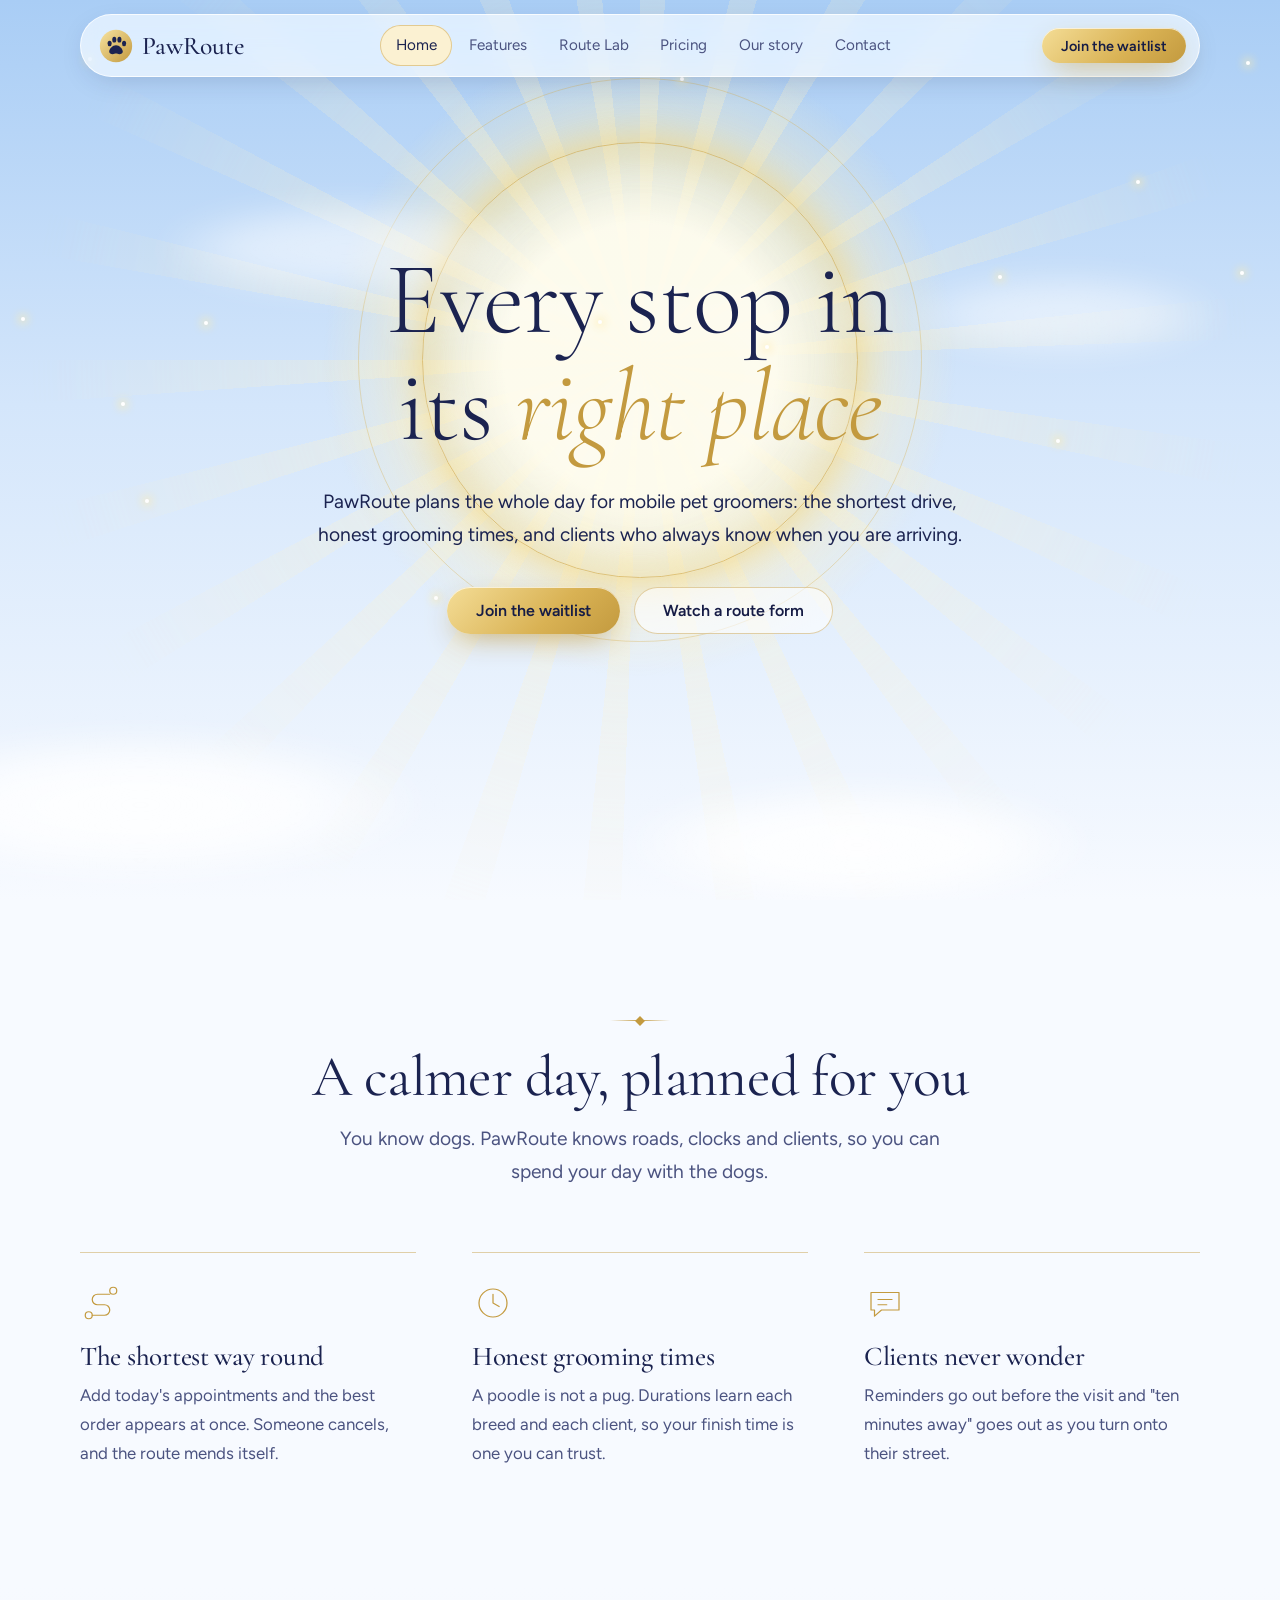
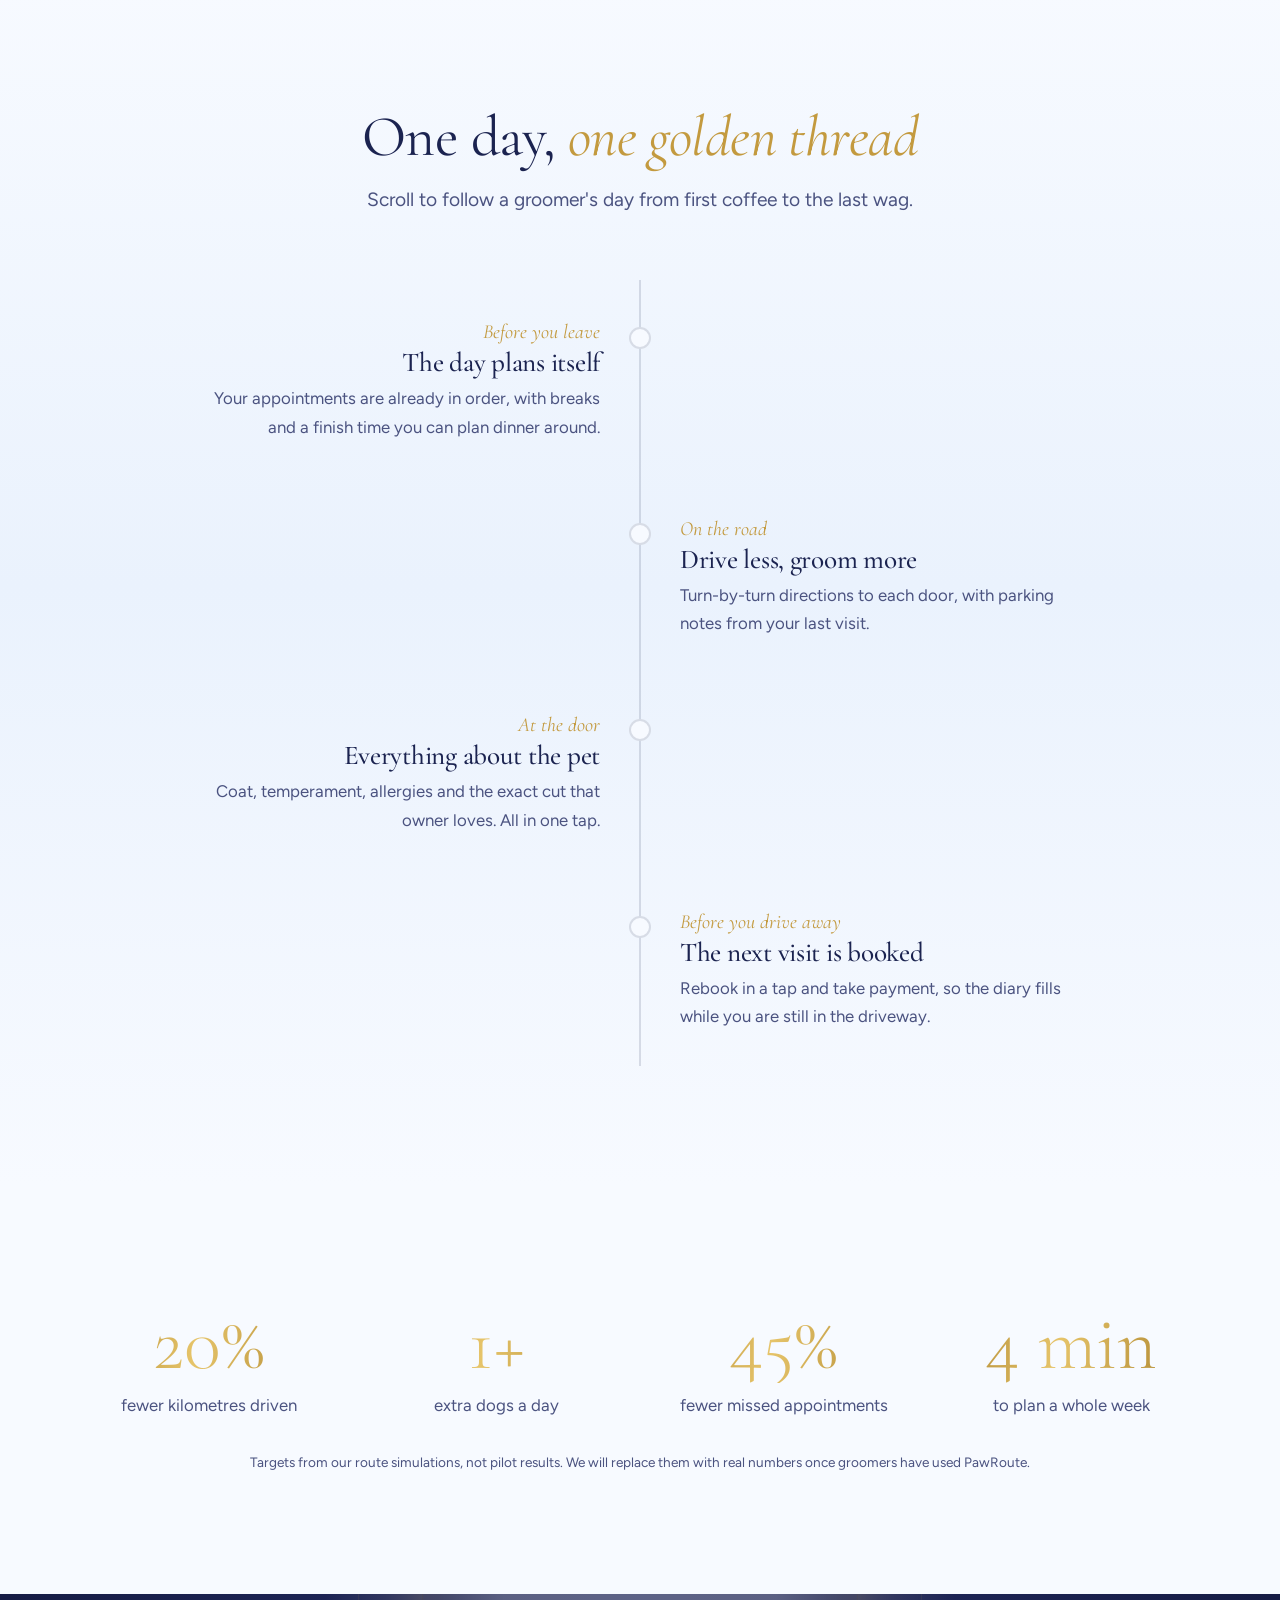
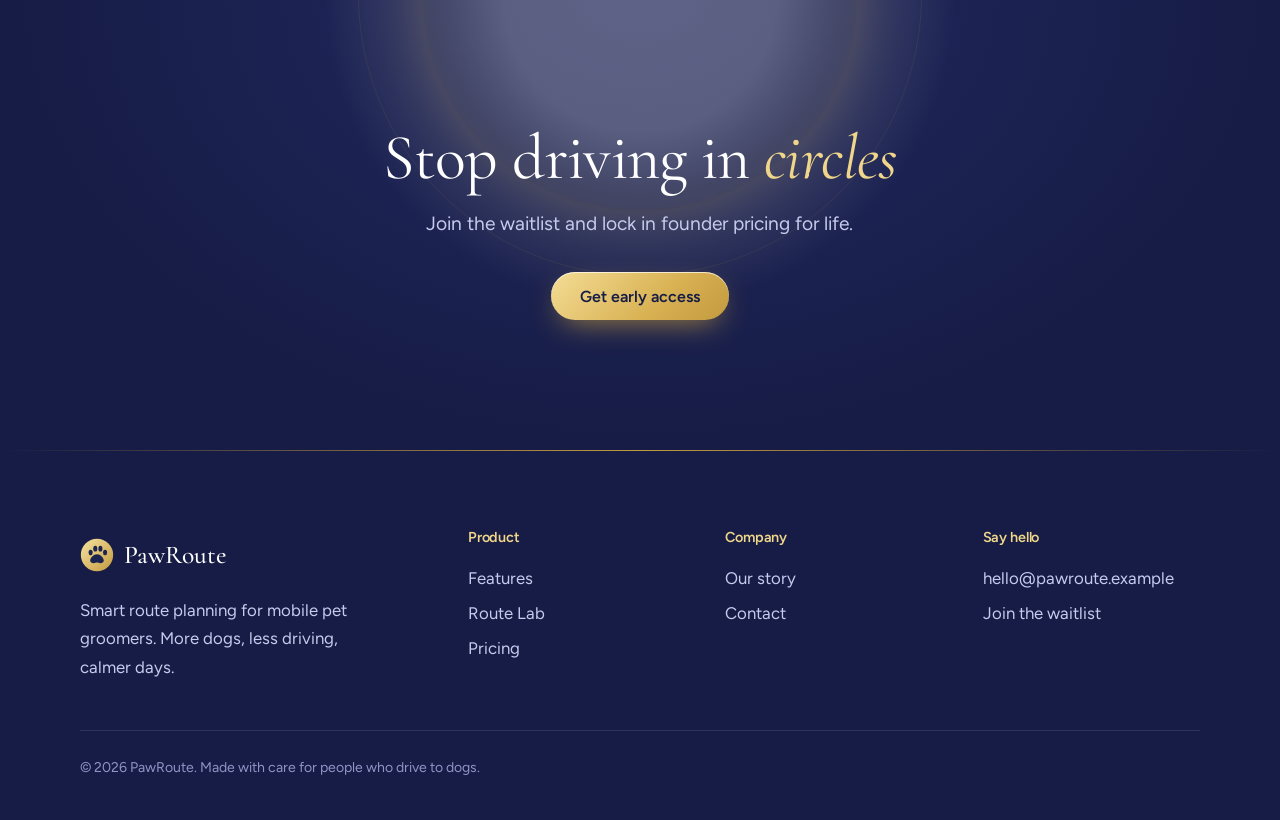
<file: index.html>
<!doctype html>
<html lang="en">
<head>
<meta charset="utf-8">
<meta name="viewport" content="width=device-width,initial-scale=1">
<title>PawRoute — Every stop in its right place</title>
<meta name="description" content="PawRoute plans the whole day for mobile pet groomers: the shortest drive, honest grooming times and clients who always know when you are arriving.">
<link rel="preconnect" href="https://fonts.googleapis.com"><link rel="preconnect" href="https://fonts.gstatic.com" crossorigin>
<link href="https://fonts.googleapis.com/css2?family=Cormorant+Garamond:ital,wght@0,300;0,400;0,500;1,300;1,400;1,500&family=Figtree:wght@400;500;600&display=swap" rel="stylesheet">
<link rel="stylesheet" href="style.css">
</head>
<body>
<main id="main">

<header class="sky hero"><div class="rays" style="--ry:40%"></div><div class="halo" style="--hy:40%"></div><div class="clouds" aria-hidden="true"><i></i><i></i><i></i><i></i></div><div class="sparks" aria-hidden="true"></div>
  <div class="wrap">
    <h1>Every stop in its <em>right place</em></h1>
    <p class="lead">PawRoute plans the whole day for mobile pet groomers: the shortest drive, honest grooming times, and clients who always know when you are arriving.</p>
    <div class="row"><a href="contact.html" class="btn">Join the waitlist</a><a href="routes.html" class="btn ghost">Watch a route form</a></div>
  </div>
</header>

<section><div class="wrap">
  <div class="center"><div class="gilded"></div><h2>A calmer day, planned for you</h2>
  <p class="lead">You know dogs. PawRoute knows roads, clocks and clients, so you can spend your day with the dogs.</p></div>
  <div class="pillars">
    <div class="pillar"><svg viewBox="0 0 48 48" aria-hidden="true"><circle cx="10" cy="38" r="4"/><circle cx="38" cy="10" r="4"/><path d="M14 38h14a6 6 0 0 0 0-12h-8a6 6 0 0 1 0-12h14"/></svg><h3>The shortest way round</h3><p>Add today's appointments and the best order appears at once. Someone cancels, and the route mends itself.</p></div>
    <div class="pillar"><svg viewBox="0 0 48 48" aria-hidden="true"><circle cx="24" cy="24" r="16"/><path d="M24 14v10l7 4"/></svg><h3>Honest grooming times</h3><p>A poodle is not a pug. Durations learn each breed and each client, so your finish time is one you can trust.</p></div>
    <div class="pillar"><svg viewBox="0 0 48 48" aria-hidden="true"><path d="M8 12h32v20H20l-8 7v-7H8z"/><path d="M16 20h16M16 26h10"/></svg><h3>Clients never wonder</h3><p>Reminders go out before the visit and "ten minutes away" goes out as you turn onto their street.</p></div>
  </div>
</div></section>

<section class="tint"><div class="wrap">
  <div class="center"><h2>One day, <em>one golden thread</em></h2>
  <p class="lead">Scroll to follow a groomer's day from first coffee to the last wag.</p></div>
  <div class="thread">
    <div class="tstep"><div class="t"><span class="when">Before you leave</span><h3>The day plans itself</h3><p>Your appointments are already in order, with breaks and a finish time you can plan dinner around.</p></div></div>
    <div class="tstep"><div class="t"><span class="when">On the road</span><h3>Drive less, groom more</h3><p>Turn-by-turn directions to each door, with parking notes from your last visit.</p></div></div>
    <div class="tstep"><div class="t"><span class="when">At the door</span><h3>Everything about the pet</h3><p>Coat, temperament, allergies and the exact cut that owner loves. All in one tap.</p></div></div>
    <div class="tstep"><div class="t"><span class="when">Before you drive away</span><h3>The next visit is booked</h3><p>Rebook in a tap and take payment, so the diary fills while you are still in the driveway.</p></div></div>
  </div>
</div></section>

<section><div class="wrap">
  <div class="numbers">
    <div><div class="n gold-text" data-count="27" data-suffix="%">27%</div><p>fewer kilometres driven</p></div>
    <div><div class="n gold-text" data-count="2" data-suffix="+">2+</div><p>extra dogs a day</p></div>
    <div><div class="n gold-text" data-count="60" data-suffix="%">60%</div><p>fewer missed appointments</p></div>
    <div><div class="n gold-text" data-count="5" data-suffix=" min">5 min</div><p>to plan a whole week</p></div>
  </div>
  <p class="fine center">Targets from our route simulations, not pilot results. We will replace them with real numbers once groomers have used PawRoute.</p>
</div></section>

<section class="twilight band on-dark"><div class="halo" aria-hidden="true"></div><div class="wrap"><h2>Stop driving in <em>circles</em></h2><p class="lead">Join the waitlist and lock in founder pricing for life.</p><a href="contact.html" class="btn">Get early access</a></div></section>

</main>
<script src="script.js"></script>
</body>
</html>
</file>
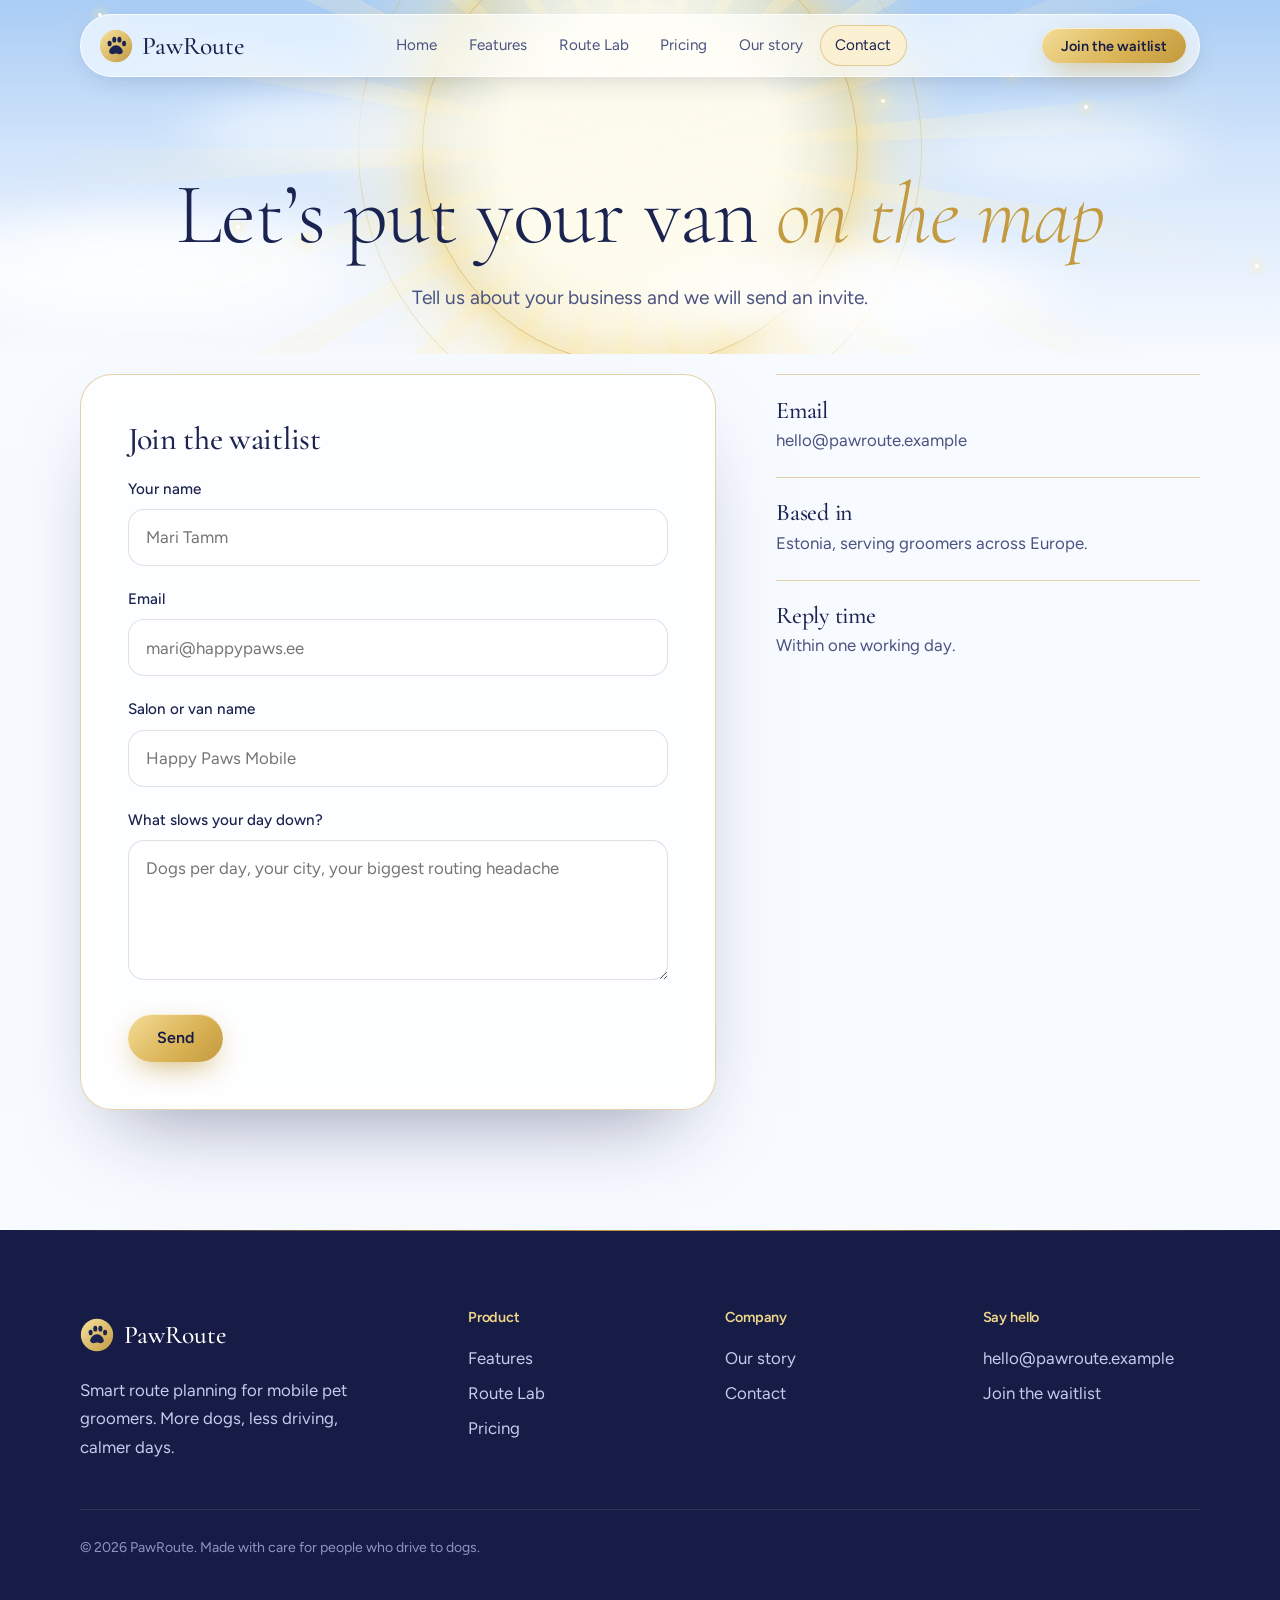
<file: contact.html>
<!doctype html>
<html lang="en">
<head>
<meta charset="utf-8">
<meta name="viewport" content="width=device-width,initial-scale=1">
<title>Contact — PawRoute</title>
<meta name="description" content="Join the PawRoute waitlist or tell us about your grooming business.">
<link rel="preconnect" href="https://fonts.googleapis.com"><link rel="preconnect" href="https://fonts.gstatic.com" crossorigin>
<link href="https://fonts.googleapis.com/css2?family=Cormorant+Garamond:ital,wght@0,300;0,400;0,500;1,300;1,400;1,500&family=Figtree:wght@400;500;600&display=swap" rel="stylesheet">
<link rel="stylesheet" href="style.css">
</head>
<body>
<main id="main">

<header class="sky page-hero" style="padding-bottom:40px;min-height:auto"><div class="rays" style="--ry:42%"></div><div class="halo" style="--hy:42%"></div><div class="clouds" aria-hidden="true"><i></i><i></i><i></i><i></i></div><div class="sparks" aria-hidden="true"></div>
  <div class="wrap center"><h1>Let’s put your van <em>on the map</em></h1>
  <p class="lead">Tell us about your business and we will send an invite.</p></div>
</header>

<section style="padding-top:20px"><div class="wrap contact-grid">
  <form class="panel" id="contact-form">
    <h3 style="font-size:2rem">Join the waitlist</h3>
    <label for="name">Your name</label><input type="text" id="name" name="name" required placeholder="Mari Tamm" autocomplete="name">
    <label for="email">Email</label><input type="email" id="email" name="email" required placeholder="mari@happypaws.ee" autocomplete="email">
    <label for="biz">Salon or van name</label><input type="text" id="biz" name="biz" placeholder="Happy Paws Mobile">
    <label for="msg">What slows your day down?</label><textarea id="msg" name="msg" required placeholder="Dogs per day, your city, your biggest routing headache"></textarea>
    <button class="btn" type="submit" style="margin-top:1.6rem">Send</button>
  </form>
  <div class="facts">
    <div><h3>Email</h3><p>hello@pawroute.example</p></div>
    <div><h3>Based in</h3><p>Estonia, serving groomers across Europe.</p></div>
    <div><h3>Reply time</h3><p>Within one working day.</p></div>
  </div>
</div></section>

</main>
<script src="script.js"></script>
</body>
</html>
</file>
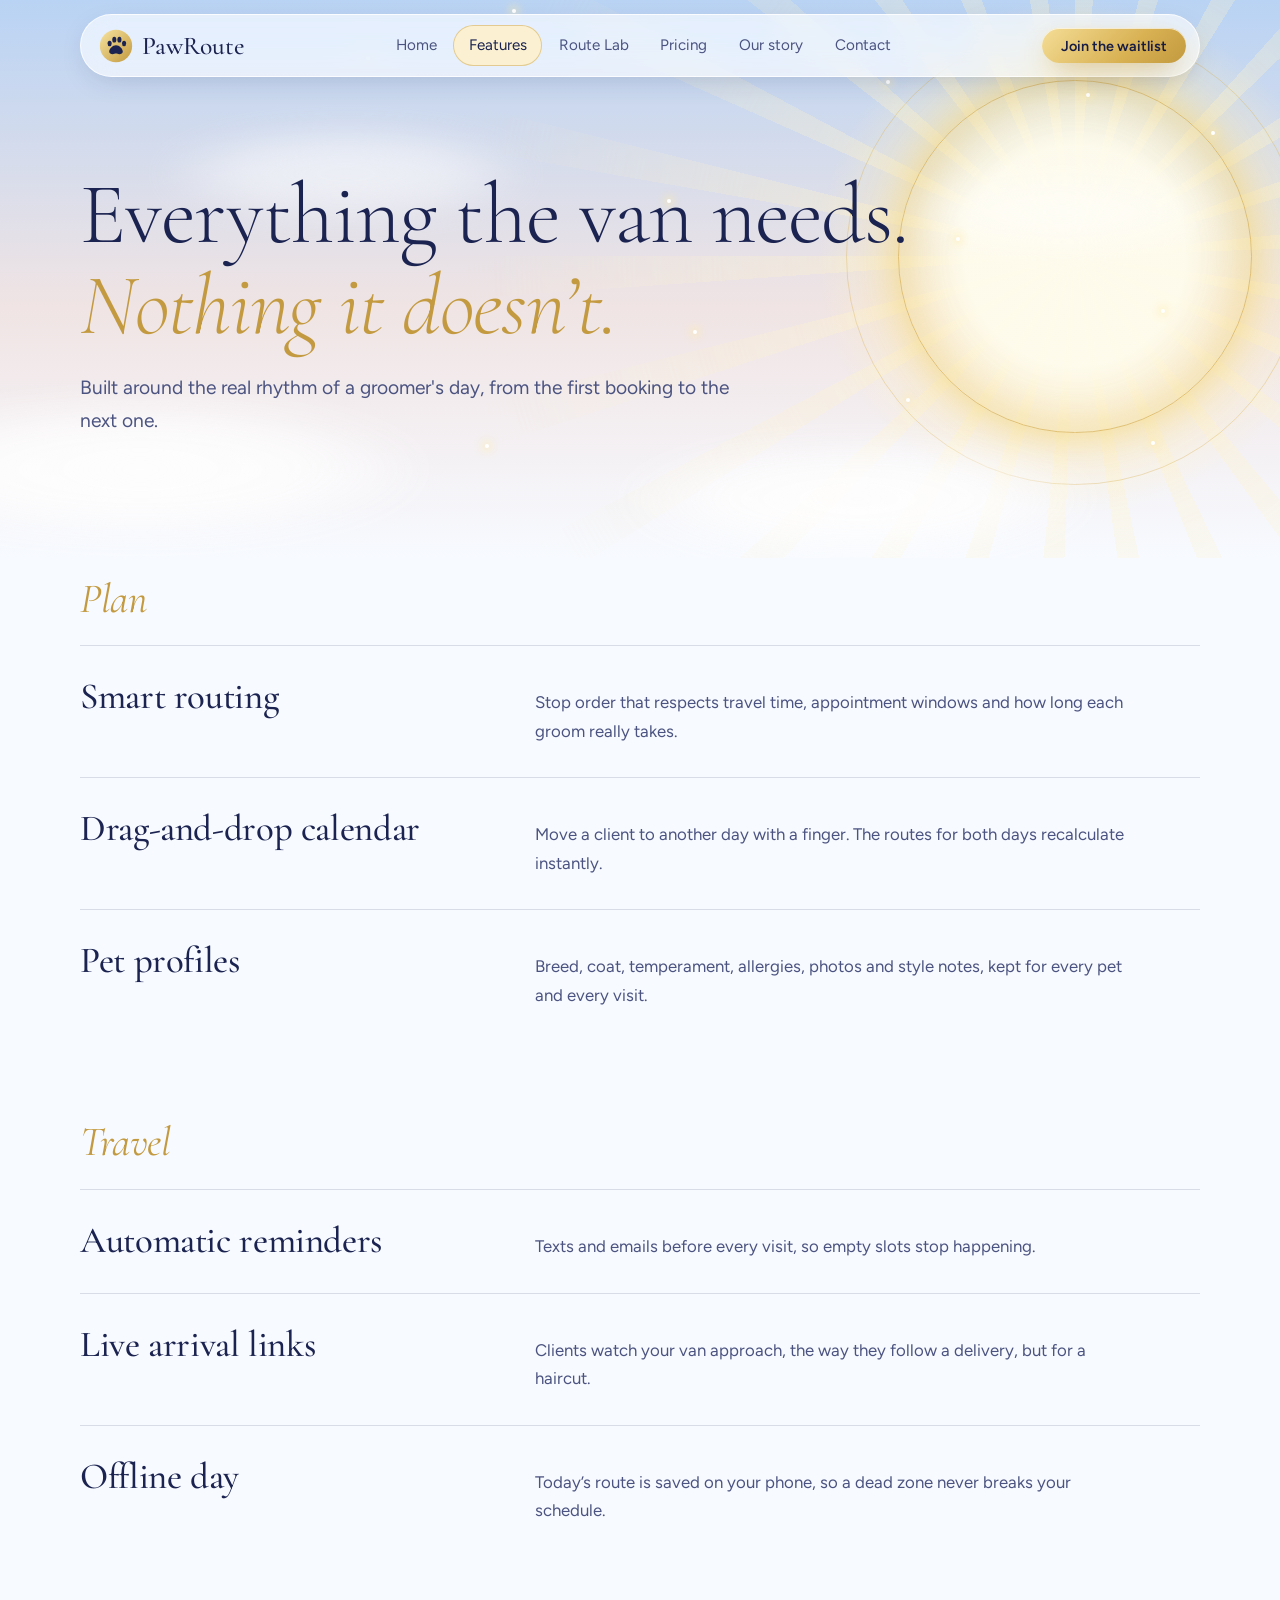
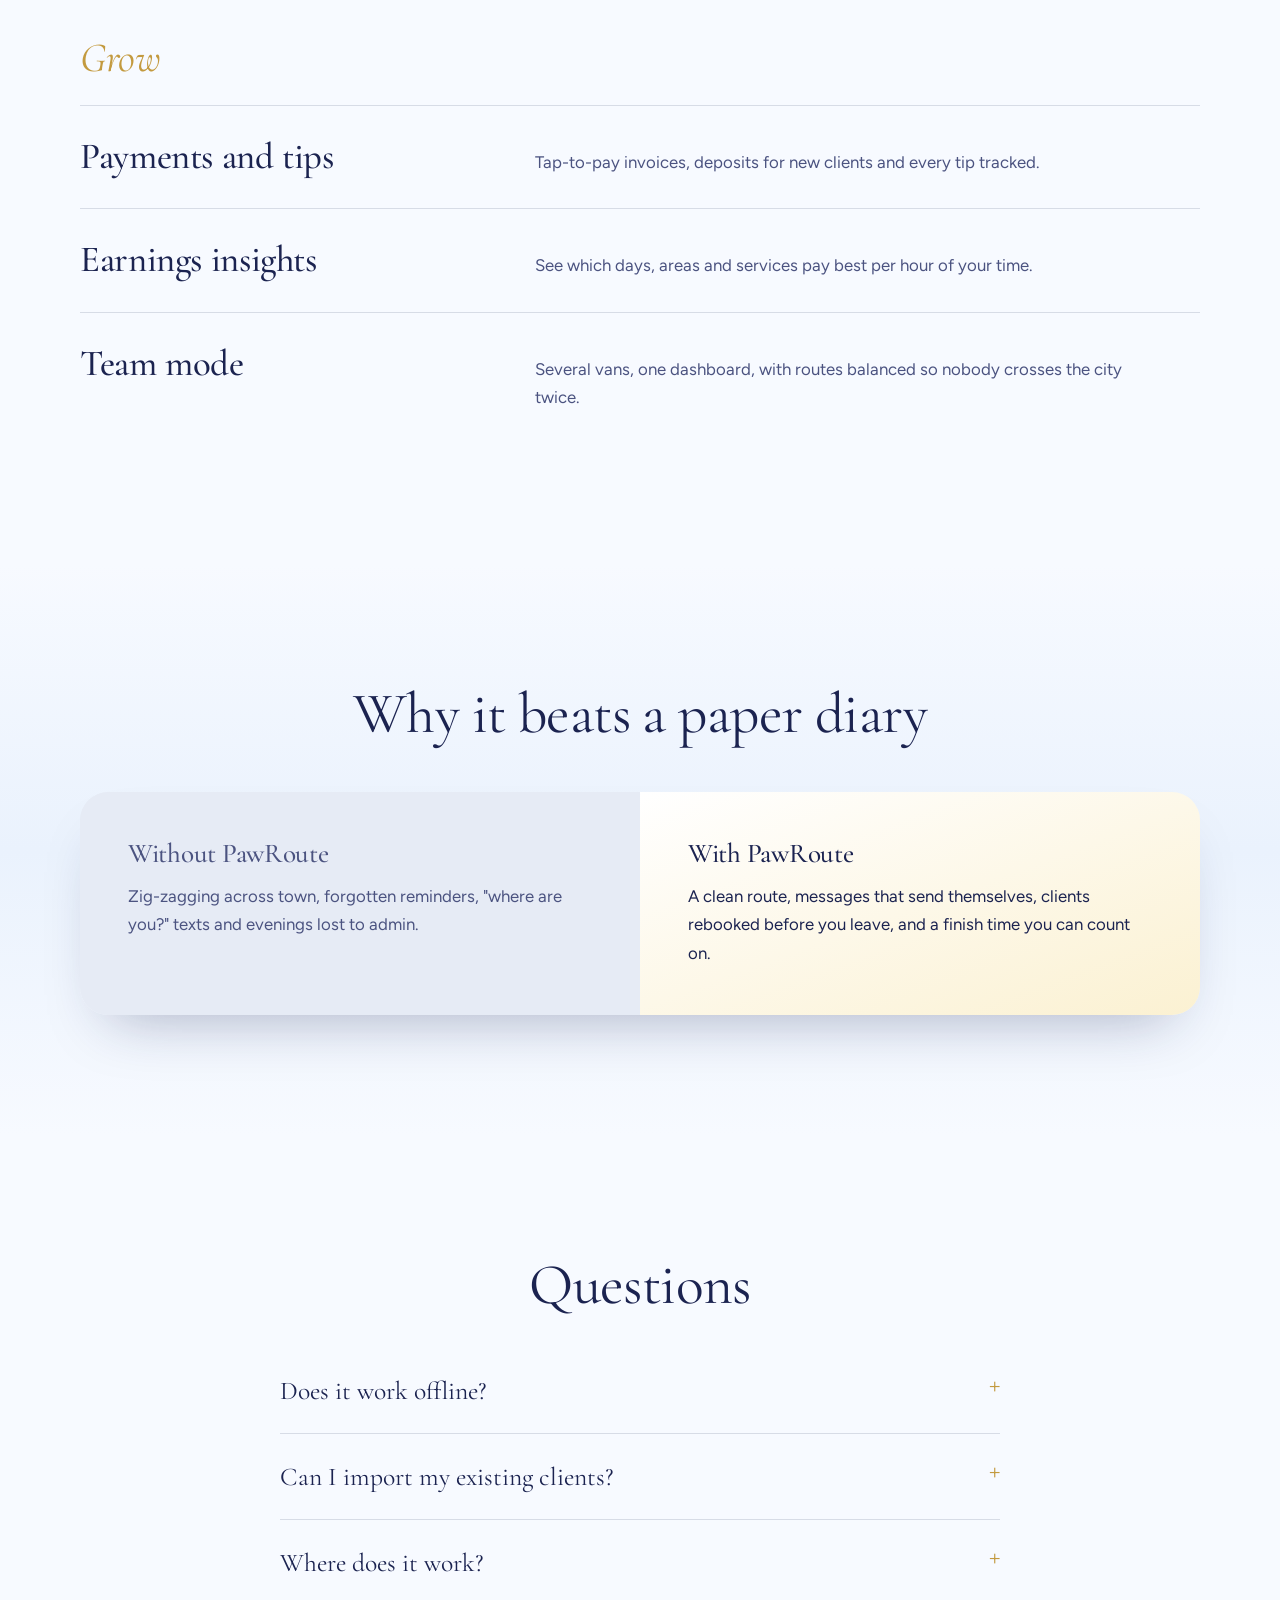
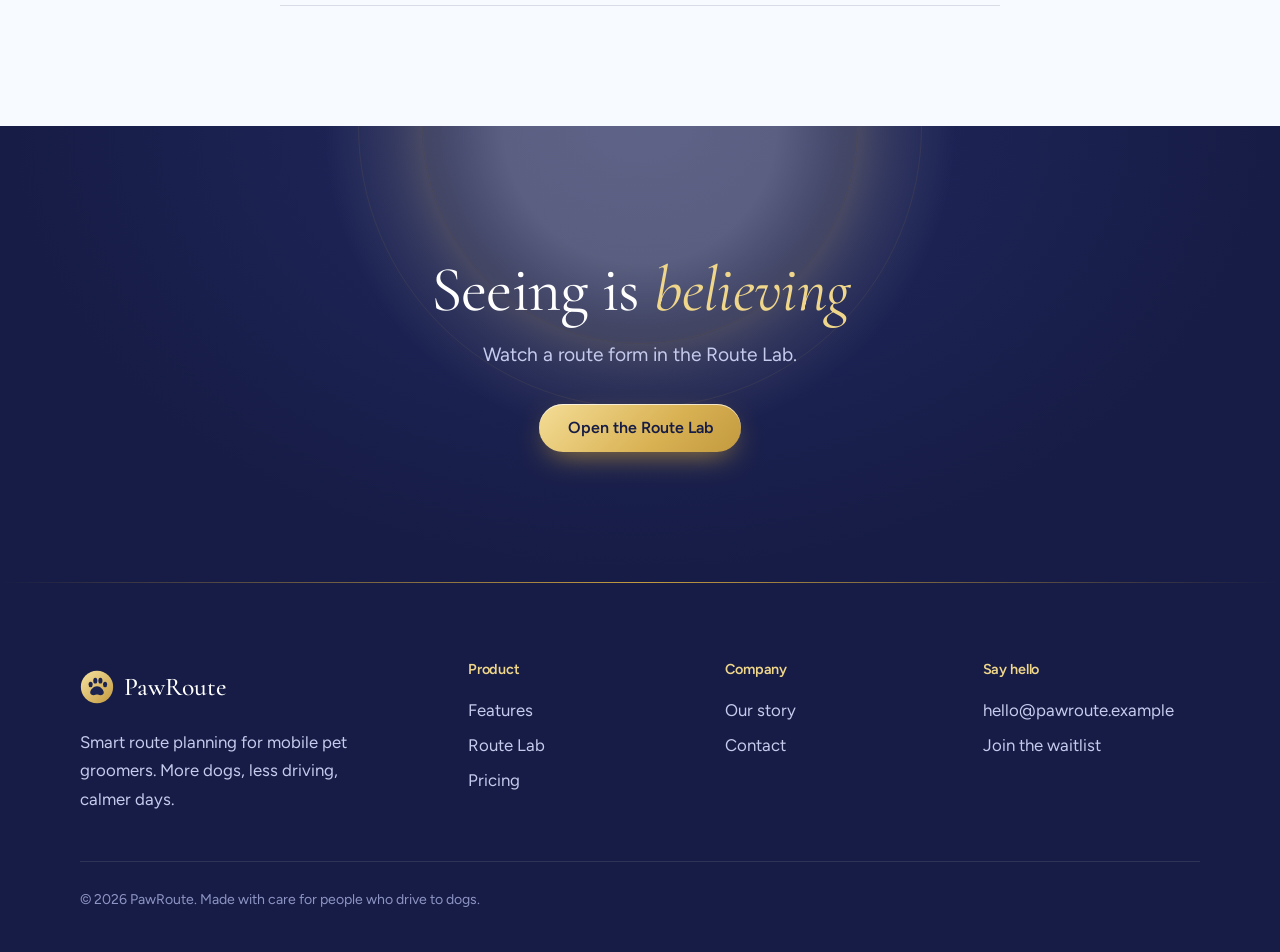
<file: features.html>
<!doctype html>
<html lang="en">
<head>
<meta charset="utf-8">
<meta name="viewport" content="width=device-width,initial-scale=1">
<title>Features — PawRoute</title>
<meta name="description" content="Smart routing, reminders, pet profiles, payments and team tools for mobile pet groomers.">
<link rel="preconnect" href="https://fonts.googleapis.com"><link rel="preconnect" href="https://fonts.gstatic.com" crossorigin>
<link href="https://fonts.googleapis.com/css2?family=Cormorant+Garamond:ital,wght@0,300;0,400;0,500;1,300;1,400;1,500&family=Figtree:wght@400;500;600&display=swap" rel="stylesheet">
<link rel="stylesheet" href="style.css">
</head>
<body>
<main id="main">

<header class="sky dawn page-hero left"><div class="rays" style="--ry:46%"></div><div class="halo" style="--hy:46%"></div><div class="clouds" aria-hidden="true"><i></i><i></i><i></i><i></i></div><div class="sparks" aria-hidden="true"></div>
  <div class="wrap"><h1>Everything the van needs.<br><em>Nothing it doesn’t.</em></h1>
  <p class="lead">Built around the real rhythm of a groomer's day, from the first booking to the next one.</p></div>
</header>

<section style="padding-top:20px"><div class="wrap">
  <div class="fgroup" style="margin-top:0"><h2>Plan</h2>
    <div class="frow"><h3>Smart routing</h3><p>Stop order that respects travel time, appointment windows and how long each groom really takes.</p></div>
    <div class="frow"><h3>Drag-and-drop calendar</h3><p>Move a client to another day with a finger. The routes for both days recalculate instantly.</p></div>
    <div class="frow"><h3>Pet profiles</h3><p>Breed, coat, temperament, allergies, photos and style notes, kept for every pet and every visit.</p></div>
  </div>
  <div class="fgroup"><h2>Travel</h2>
    <div class="frow"><h3>Automatic reminders</h3><p>Texts and emails before every visit, so empty slots stop happening.</p></div>
    <div class="frow"><h3>Live arrival links</h3><p>Clients watch your van approach, the way they follow a delivery, but for a haircut.</p></div>
    <div class="frow"><h3>Offline day</h3><p>Today’s route is saved on your phone, so a dead zone never breaks your schedule.</p></div>
  </div>
  <div class="fgroup"><h2>Grow</h2>
    <div class="frow"><h3>Payments and tips</h3><p>Tap-to-pay invoices, deposits for new clients and every tip tracked.</p></div>
    <div class="frow"><h3>Earnings insights</h3><p>See which days, areas and services pay best per hour of your time.</p></div>
    <div class="frow"><h3>Team mode</h3><p>Several vans, one dashboard, with routes balanced so nobody crosses the city twice.</p></div>
  </div>
</div></section>

<section class="tint"><div class="wrap">
  <div class="center"><h2>Why it beats a paper diary</h2></div>
  <div class="vs" style="margin-top:3rem">
    <div class="before"><h3>Without PawRoute</h3><p>Zig-zagging across town, forgotten reminders, "where are you?" texts and evenings lost to admin.</p></div>
    <div class="after"><h3>With PawRoute</h3><p>A clean route, messages that send themselves, clients rebooked before you leave, and a finish time you can count on.</p></div>
  </div>
</div></section>

<section><div class="narrow"><h2 class="center">Questions</h2><div style="margin-top:2rem">
  <details><summary>Does it work offline?</summary><p>Yes. Your day's route is saved on your phone, so dead zones don't break your schedule.</p></details>
  <details><summary>Can I import my existing clients?</summary><p>Upload a CSV or spreadsheet and PawRoute matches the columns for you.</p></details>
  <details><summary>Where does it work?</summary><p>We launch in Europe first, starting with Estonia and the Nordics, and expand from there.</p></details>
</div></div></section>

<section class="twilight band on-dark"><div class="halo" aria-hidden="true"></div><div class="wrap"><h2>Seeing is <em>believing</em></h2><p class="lead">Watch a route form in the Route Lab.</p><a href="routes.html" class="btn">Open the Route Lab</a></div></section>

</main>
<script src="script.js"></script>
</body>
</html>
</file>
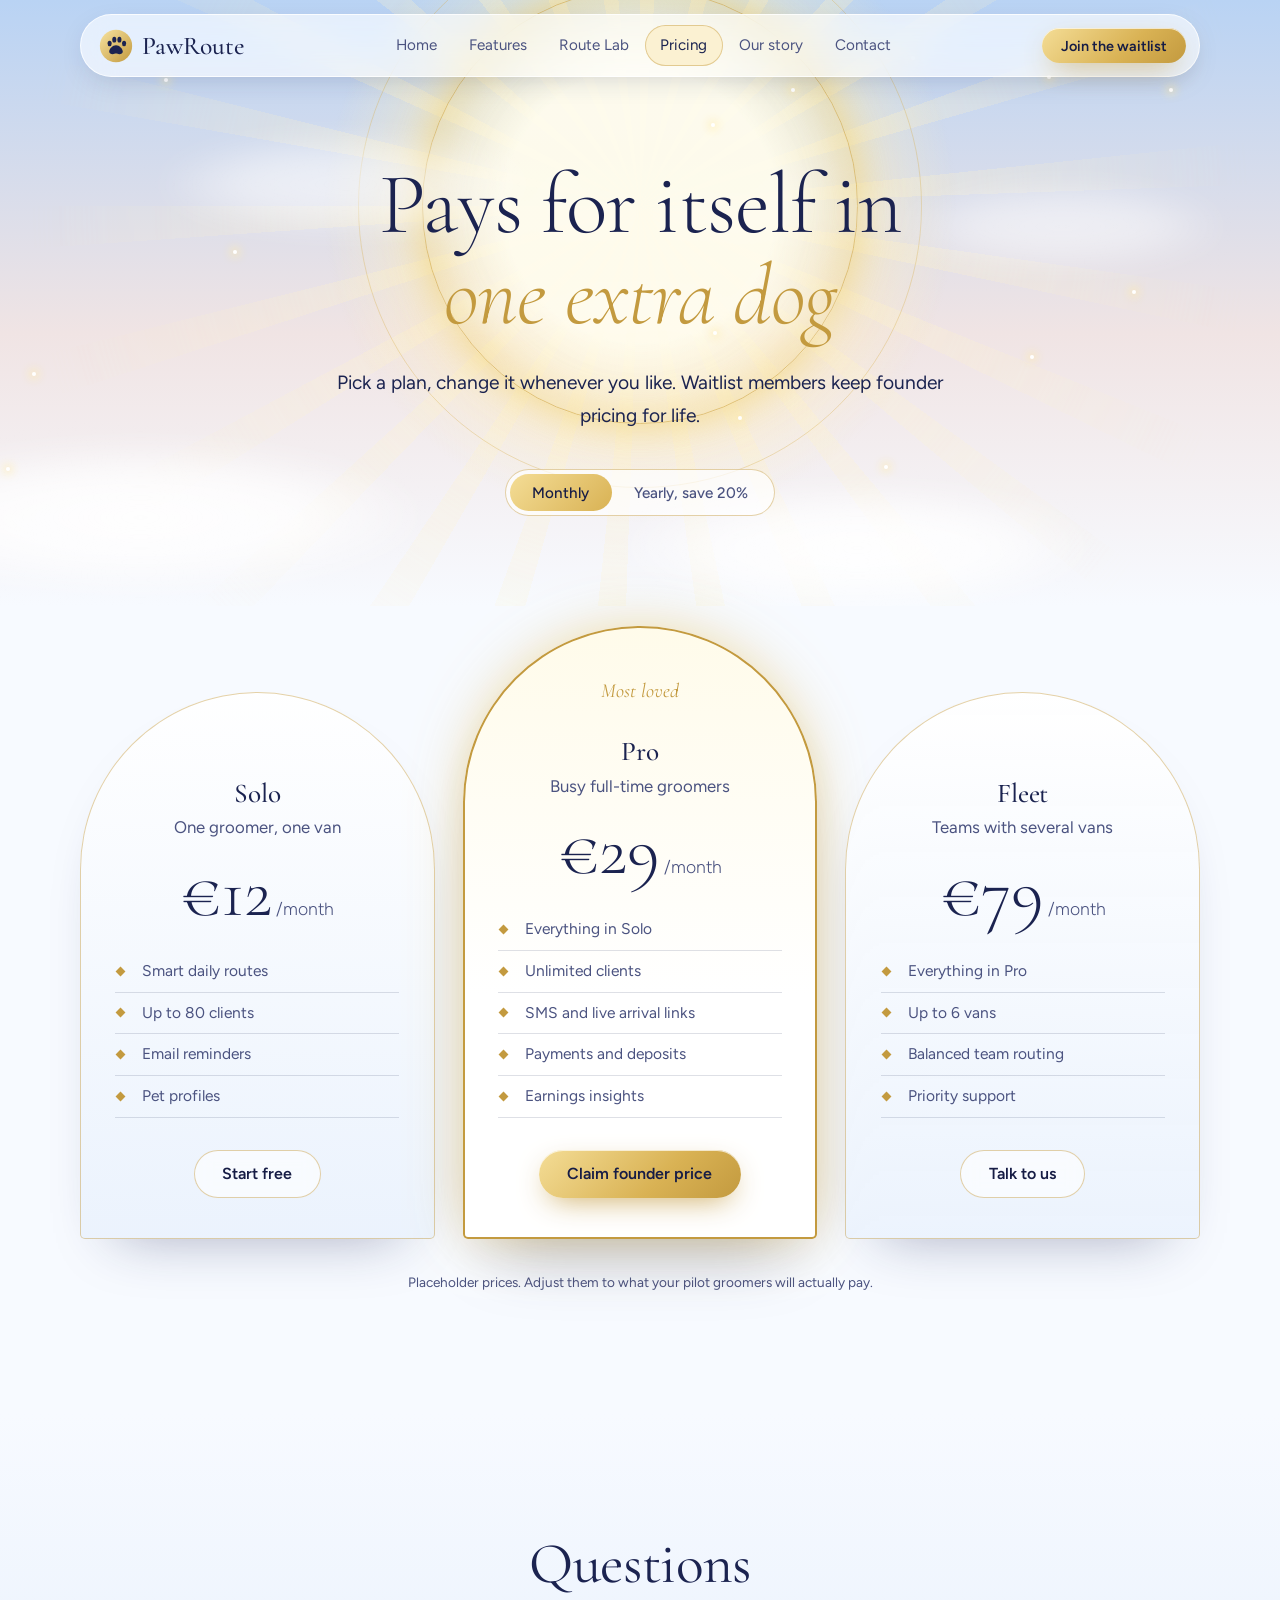
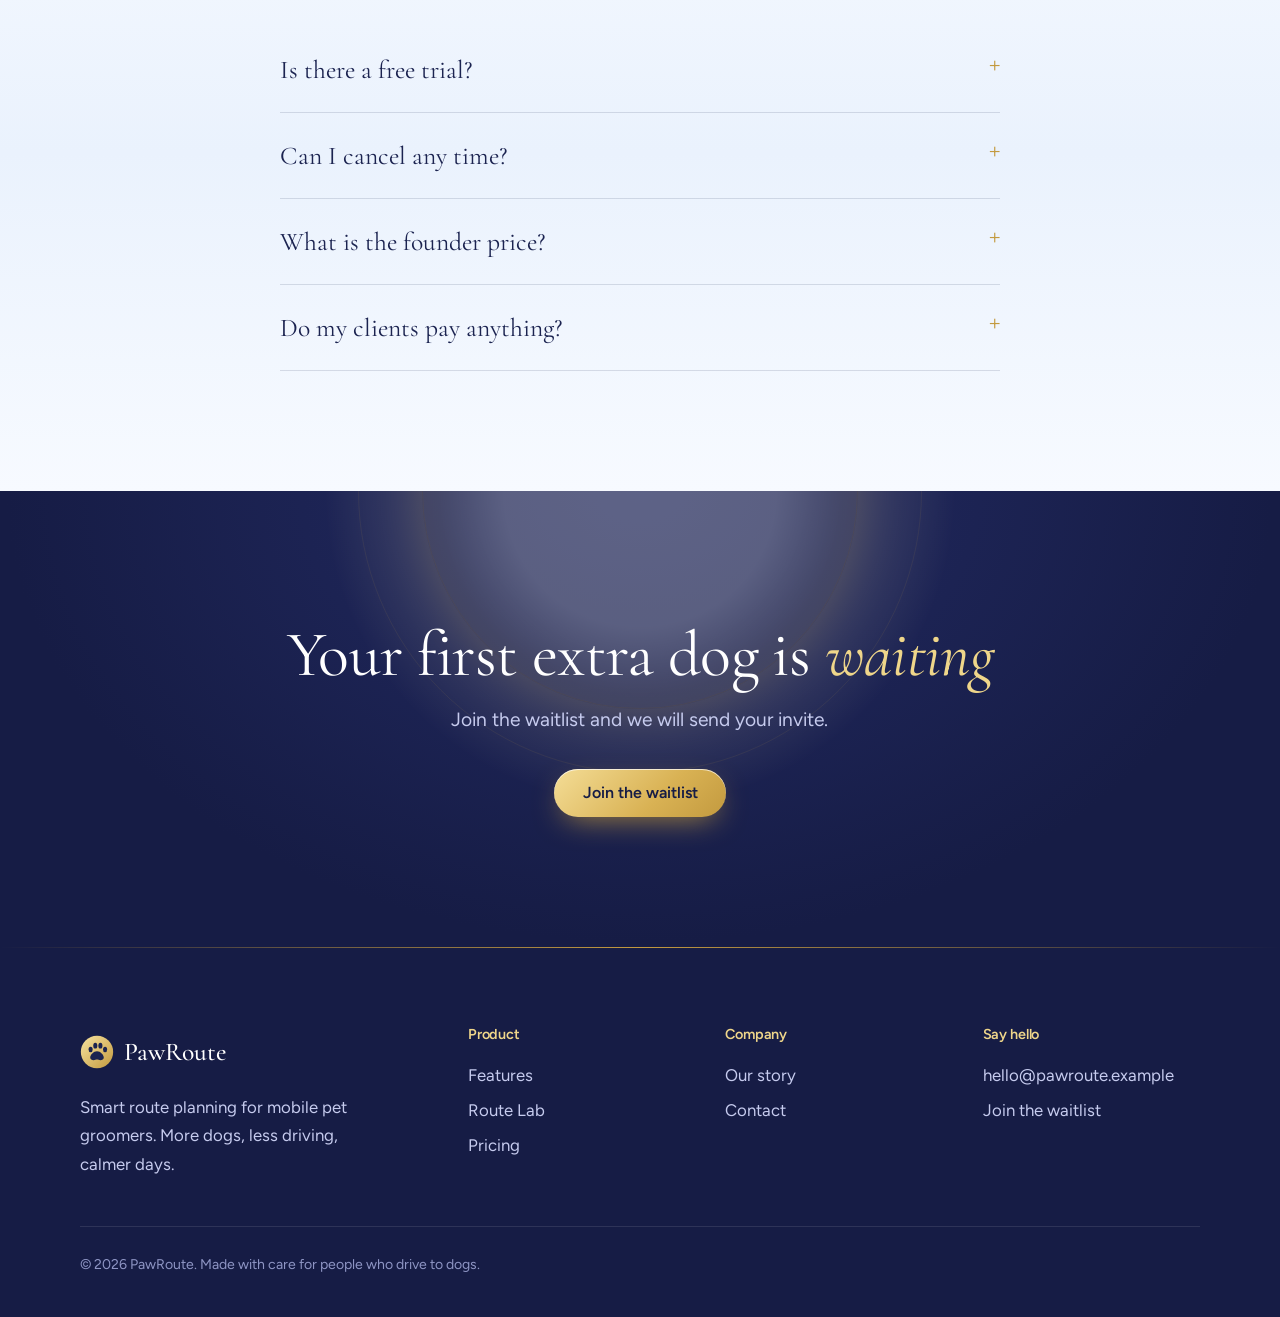
<file: pricing.html>
<!doctype html>
<html lang="en">
<head>
<meta charset="utf-8">
<meta name="viewport" content="width=device-width,initial-scale=1">
<title>Pricing — PawRoute</title>
<meta name="description" content="Simple plans for solo groomers, busy full-timers and multi-van teams.">
<link rel="preconnect" href="https://fonts.googleapis.com"><link rel="preconnect" href="https://fonts.gstatic.com" crossorigin>
<link href="https://fonts.googleapis.com/css2?family=Cormorant+Garamond:ital,wght@0,300;0,400;0,500;1,300;1,400;1,500&family=Figtree:wght@400;500;600&display=swap" rel="stylesheet">
<link rel="stylesheet" href="style.css">
</head>
<body>
<main id="main">

<header class="sky dawn hero" style="min-height:auto;padding:160px 0 90px"><div class="rays" style="--ry:34%"></div><div class="halo" style="--hy:34%"></div><div class="clouds" aria-hidden="true"><i></i><i></i><i></i><i></i></div><div class="sparks" aria-hidden="true"></div>
  <div class="wrap"><h1 style="font-size:clamp(3rem,7vw,5.4rem);max-width:14ch">Pays for itself in <em>one extra dog</em></h1>
  <p class="lead" style="margin-bottom:1.8rem">Pick a plan, change it whenever you like. Waitlist members keep founder pricing for life.</p>
  <div class="toggle" role="group" aria-label="Billing period"><button class="on" data-mode="monthly" aria-pressed="true">Monthly</button><button data-mode="yearly" aria-pressed="false">Yearly, save 20%</button></div></div>
</header>

<section style="padding-top:20px"><div class="wrap">
  <div class="arches">
    <div class="arch"><h3>Solo</h3><p class="d">One groomer, one van</p>
      <div class="price">€<span data-m="12" data-y="9">12</span><small> /month</small></div>
      <ul><li>Smart daily routes</li><li>Up to 80 clients</li><li>Email reminders</li><li>Pet profiles</li></ul><a href="contact.html" class="btn ghost">Start free</a></div>
    <div class="arch pop"><span class="badge">Most loved</span><h3>Pro</h3><p class="d">Busy full-time groomers</p>
      <div class="price">€<span data-m="29" data-y="23">29</span><small> /month</small></div>
      <ul><li>Everything in Solo</li><li>Unlimited clients</li><li>SMS and live arrival links</li><li>Payments and deposits</li><li>Earnings insights</li></ul><a href="contact.html" class="btn">Claim founder price</a></div>
    <div class="arch"><h3>Fleet</h3><p class="d">Teams with several vans</p>
      <div class="price">€<span data-m="79" data-y="63">79</span><small> /month</small></div>
      <ul><li>Everything in Pro</li><li>Up to 6 vans</li><li>Balanced team routing</li><li>Priority support</li></ul><a href="contact.html" class="btn ghost">Talk to us</a></div>
  </div>
  <p class="fine center">Placeholder prices. Adjust them to what your pilot groomers will actually pay.</p>
</div></section>

<section class="tint"><div class="narrow"><h2 class="center">Questions</h2><div style="margin-top:2rem">
  <details><summary>Is there a free trial?</summary><p>Yes. Early-access groomers get 30 days with no card required.</p></details>
  <details><summary>Can I cancel any time?</summary><p>Always. Export all your clients in one click.</p></details>
  <details><summary>What is the founder price?</summary><p>The first groomers to join keep their plan price for as long as they stay.</p></details>
  <details><summary>Do my clients pay anything?</summary><p>No. Reminders and arrival links are free for them.</p></details>
</div></div></section>
<section class="twilight band on-dark"><div class="halo" aria-hidden="true"></div><div class="wrap"><h2>Your first extra dog is <em>waiting</em></h2><p class="lead">Join the waitlist and we will send your invite.</p><a href="contact.html" class="btn">Join the waitlist</a></div></section>
</main>
<script src="script.js"></script>
</body>
</html>
</file>
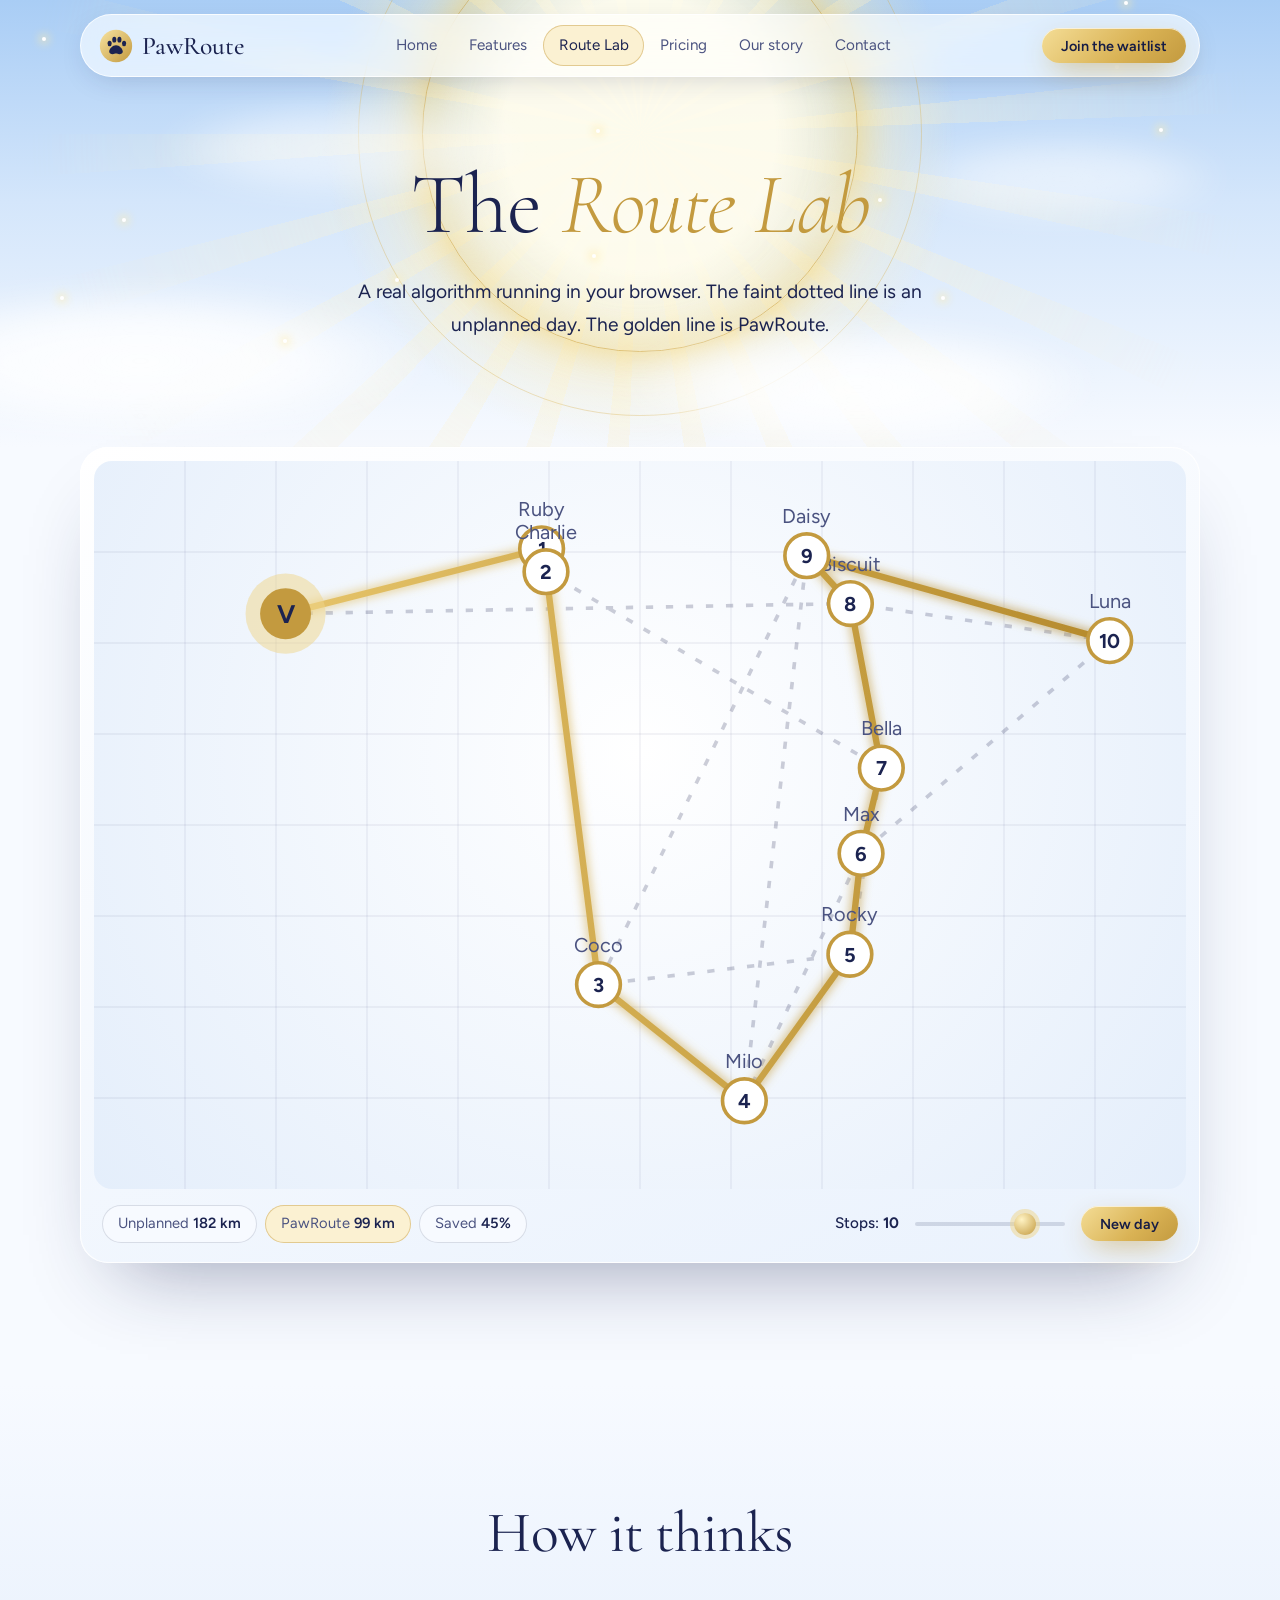
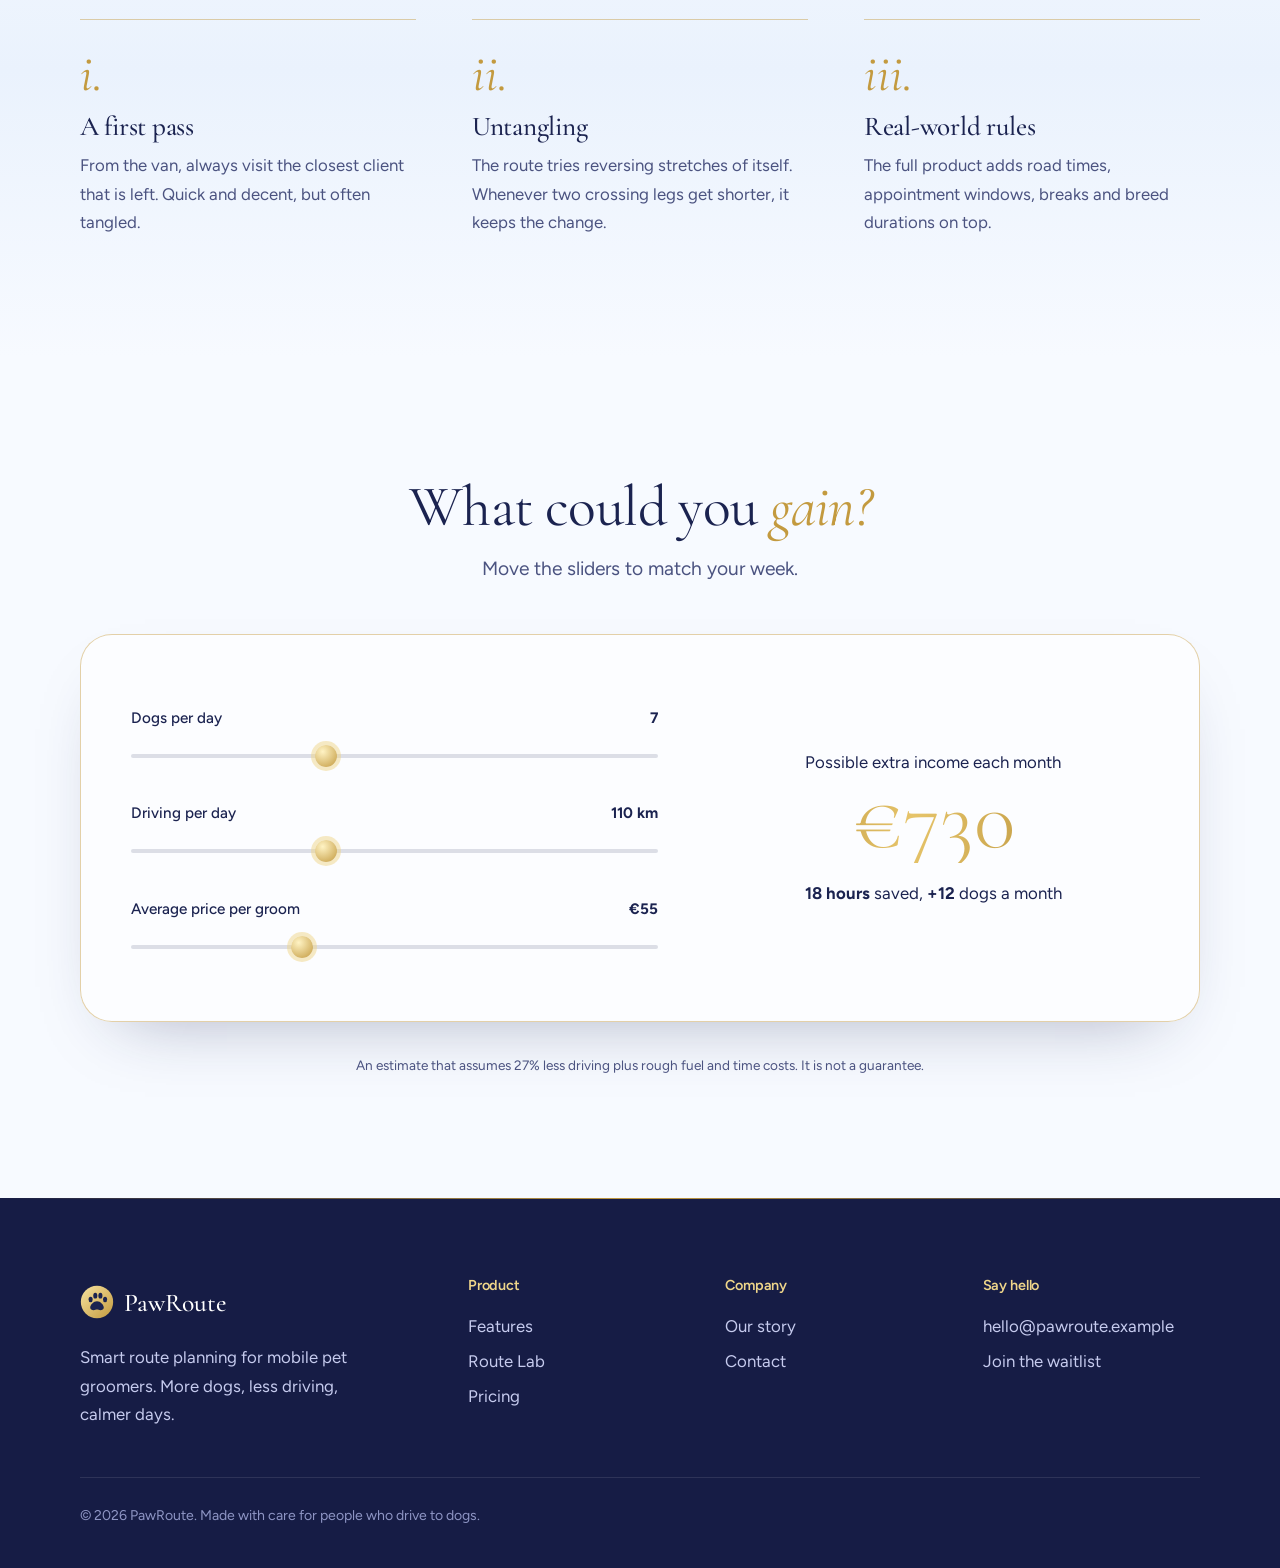
<file: routes.html>
<!doctype html>
<html lang="en">
<head>
<meta charset="utf-8">
<meta name="viewport" content="width=device-width,initial-scale=1">
<title>Route Lab — PawRoute</title>
<meta name="description" content="Watch PawRoute build the shortest route live in your browser, then estimate what it could save you.">
<link rel="preconnect" href="https://fonts.googleapis.com"><link rel="preconnect" href="https://fonts.gstatic.com" crossorigin>
<link href="https://fonts.googleapis.com/css2?family=Cormorant+Garamond:ital,wght@0,300;0,400;0,500;1,300;1,400;1,500&family=Figtree:wght@400;500;600&display=swap" rel="stylesheet">
<link rel="stylesheet" href="style.css">
</head>
<body>
<main id="main">

<header class="sky hero" style="min-height:auto;padding:160px 0 70px"><div class="rays" style="--ry:30%"></div><div class="halo" style="--hy:30%"></div><div class="clouds" aria-hidden="true"><i></i><i></i><i></i><i></i></div><div class="sparks" aria-hidden="true"></div>
  <div class="wrap"><h1 style="font-size:clamp(3rem,7vw,5.4rem)">The <em>Route Lab</em></h1>
  <p class="lead">A real algorithm running in your browser. The faint dotted line is an unplanned day. The golden line is PawRoute.</p></div>
</header>

<section style="padding-top:0"><div class="wrap">
  <div class="map">
    <svg id="route-svg" viewBox="0 0 600 400" data-stops="10" role="img" aria-label="A map showing an unplanned route and the shorter PawRoute path through the same stops"></svg>
    <div class="bar">
      <div class="pills" id="demo-stats" aria-live="polite"></div>
      <div class="ctl"><label for="stops" style="margin:0">Stops: <b id="stops-val">10</b></label>
        <input type="range" id="stops" min="3" max="12" value="10" style="width:150px;margin:0">
        <button class="btn sm" id="shuffle">New day</button></div>
    </div>
  </div>
</div></section>

<section class="tint"><div class="wrap">
  <div class="center"><h2>How it thinks</h2></div>
  <div class="algo">
    <div class="pillar"><div class="num">i.</div><h3>A first pass</h3><p>From the van, always visit the closest client that is left. Quick and decent, but often tangled.</p></div>
    <div class="pillar"><div class="num">ii.</div><h3>Untangling</h3><p>The route tries reversing stretches of itself. Whenever two crossing legs get shorter, it keeps the change.</p></div>
    <div class="pillar"><div class="num">iii.</div><h3>Real-world rules</h3><p>The full product adds road times, appointment windows, breaks and breed durations on top.</p></div>
  </div>
</div></section>

<section><div class="wrap">
  <div class="center" style="margin-bottom:3rem"><h2>What could you <em>gain?</em></h2><p class="lead">Move the sliders to match your week.</p></div>
  <div class="calc" id="calc">
    <div>
      <label for="c-dogs">Dogs per day <b id="c-dogs-v"></b></label><input id="c-dogs" type="range" min="3" max="14" value="7">
      <label for="c-km">Driving per day <b id="c-km-v"></b></label><input id="c-km" type="range" min="30" max="250" value="110">
      <label for="c-price">Average price per groom <b id="c-price-v"></b></label><input id="c-price" type="range" min="25" max="120" value="55">
    </div>
    <div class="center">
      <p>Possible extra income each month</p><div class="out gold-text" id="o-rev">€0</div>
      <p style="margin-top:1rem"><b id="o-hrs"></b> saved, <b id="o-dogs"></b> dogs a month</p>
    </div>
  </div>
  <p class="fine center">An estimate that assumes 27% less driving plus rough fuel and time costs. It is not a guarantee.</p>
</div></section>

</main>
<script src="script.js"></script>
</body>
</html>
</file>
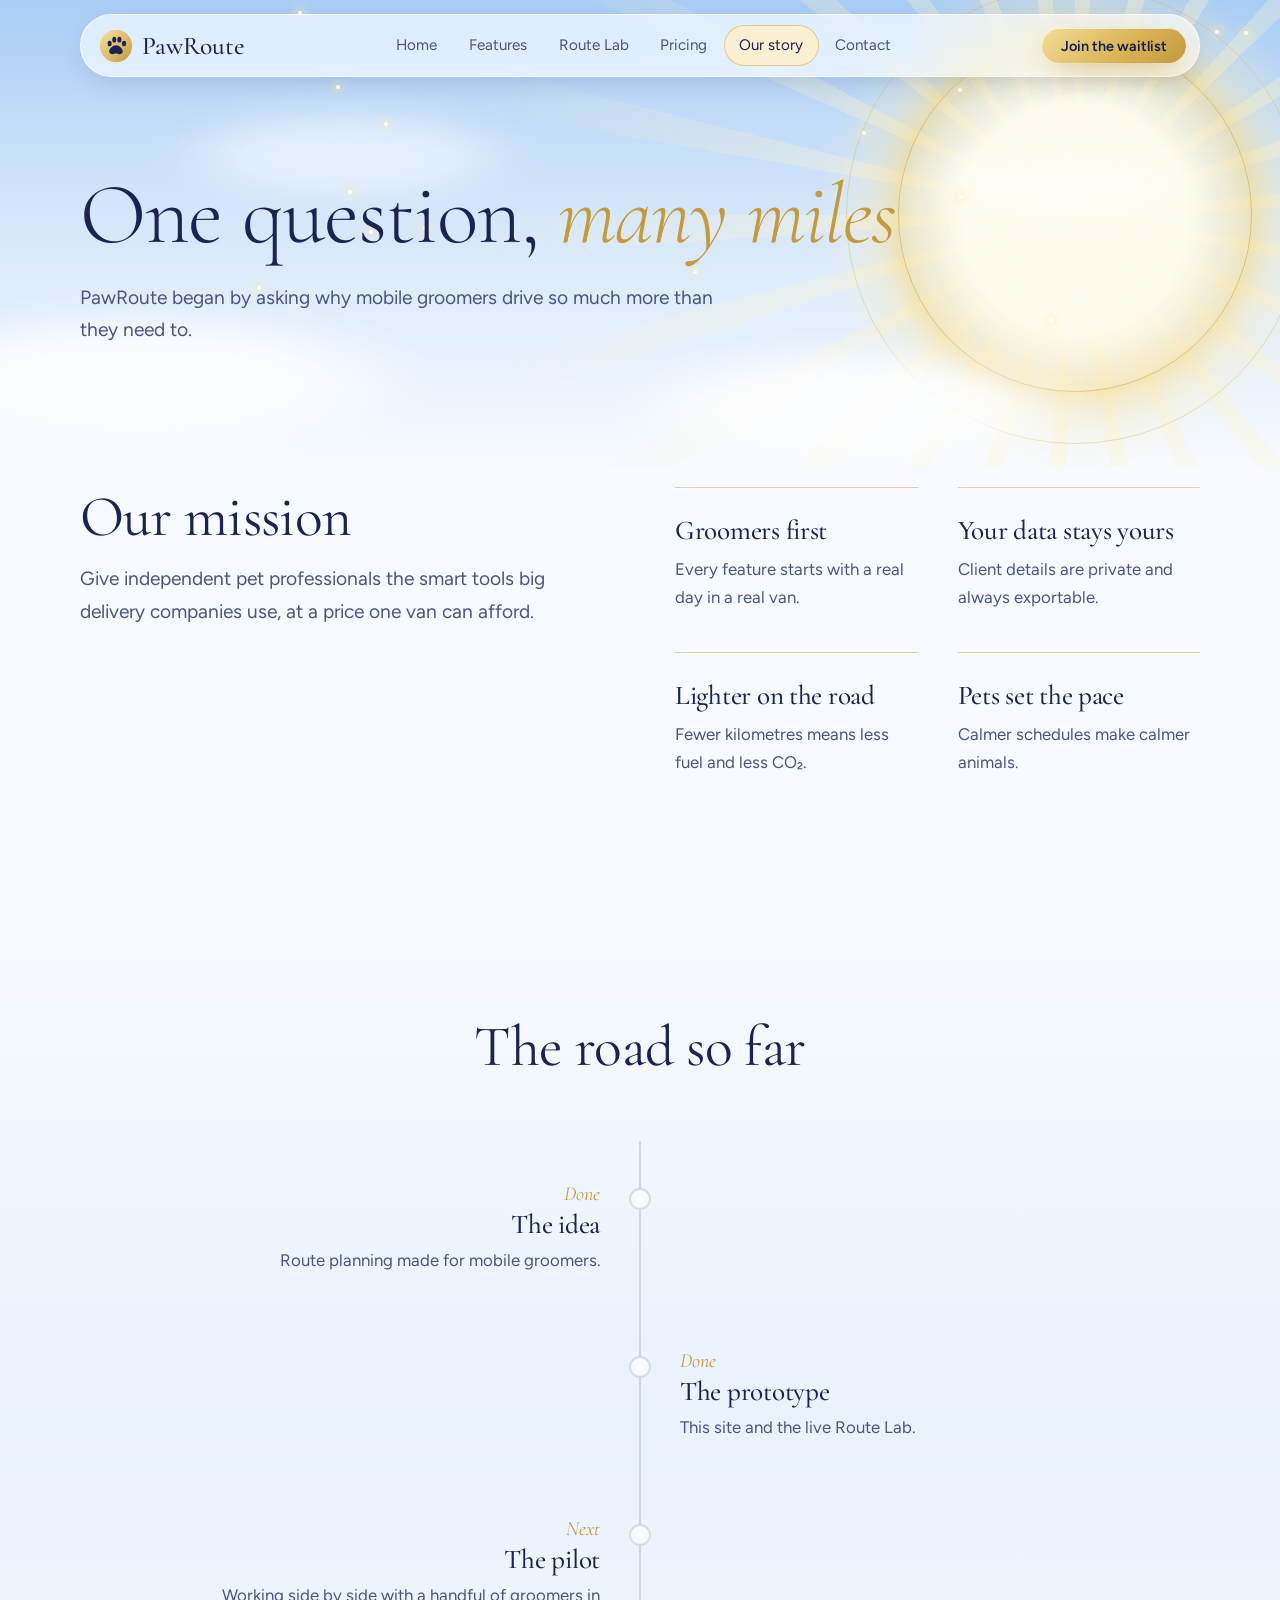
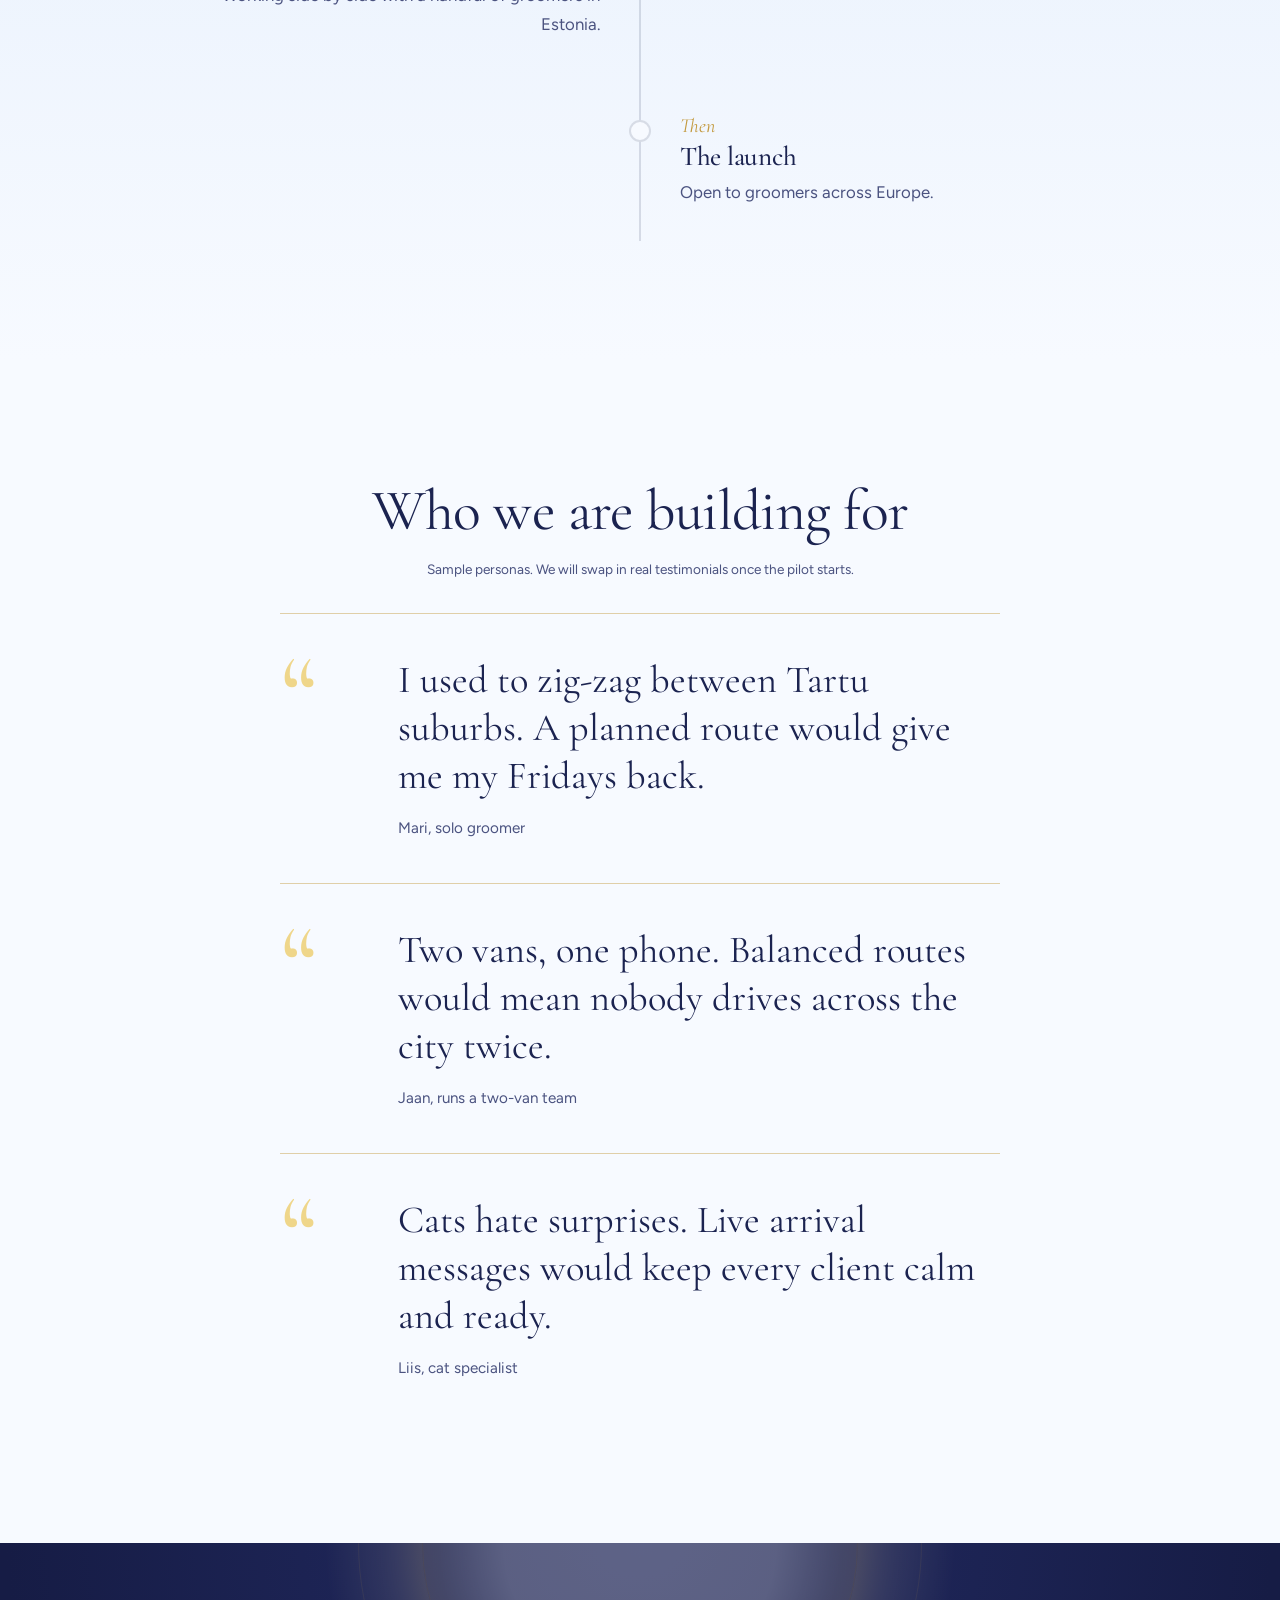
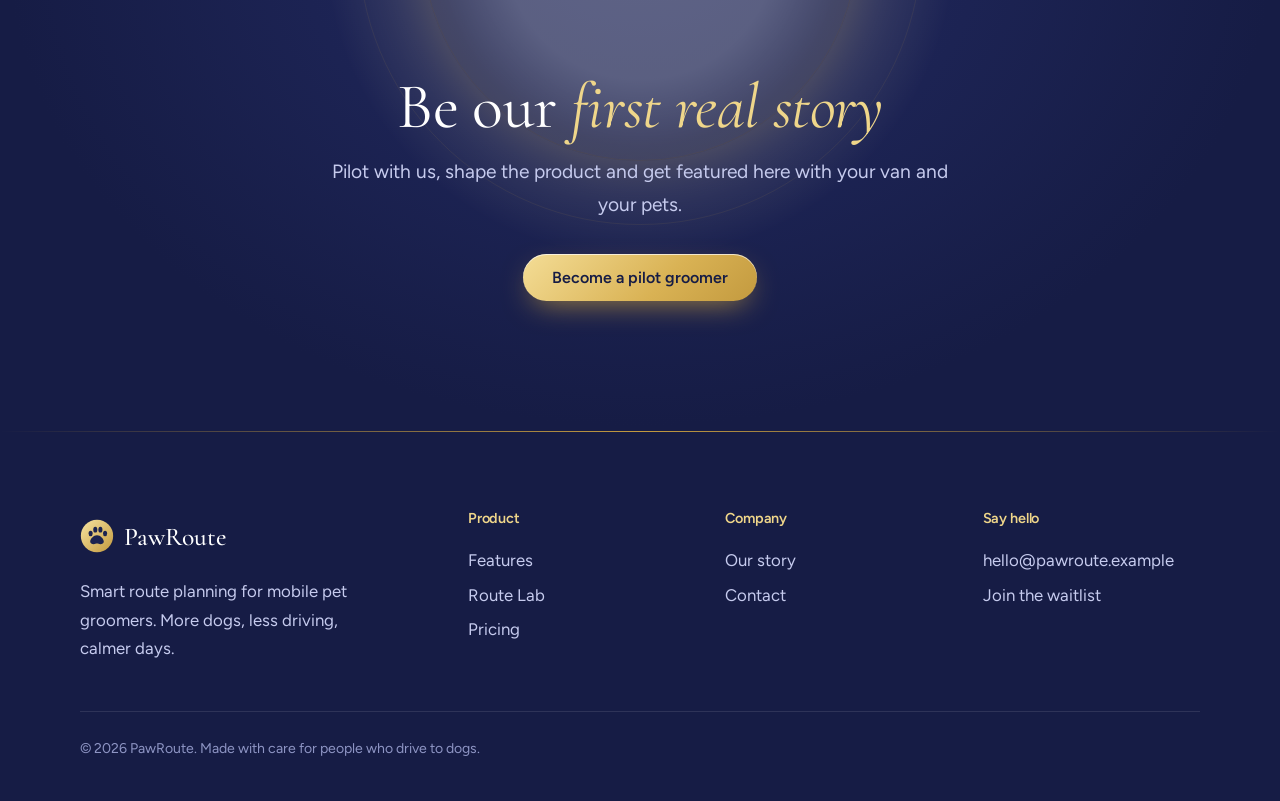
<file: story.html>
<!doctype html>
<html lang="en">
<head>
<meta charset="utf-8">
<meta name="viewport" content="width=device-width,initial-scale=1">
<title>Our story — PawRoute</title>
<meta name="description" content="Why PawRoute exists, where it is going, and the groomers it is being built for.">
<link rel="preconnect" href="https://fonts.googleapis.com"><link rel="preconnect" href="https://fonts.gstatic.com" crossorigin>
<link href="https://fonts.googleapis.com/css2?family=Cormorant+Garamond:ital,wght@0,300;0,400;0,500;1,300;1,400;1,500&family=Figtree:wght@400;500;600&display=swap" rel="stylesheet">
<link rel="stylesheet" href="style.css">
</head>
<body>
<main id="main">

<header class="sky page-hero left"><div class="rays" style="--ry:46%"></div><div class="halo" style="--hy:46%"></div><div class="clouds" aria-hidden="true"><i></i><i></i><i></i><i></i></div><div class="sparks" aria-hidden="true"></div>
  <div class="wrap"><h1>One question, <em>many miles</em></h1>
  <p class="lead">PawRoute began by asking why mobile groomers drive so much more than they need to.</p></div>
</header>

<section style="padding-top:20px"><div class="wrap" style="display:grid;grid-template-columns:1fr 1fr;gap:70px;align-items:start" id="mission">
  <div><h2>Our mission</h2><p class="lead">Give independent pet professionals the smart tools big delivery companies use, at a price one van can afford.</p></div>
  <div class="values" style="margin-top:0;grid-template-columns:1fr 1fr">
    <div class="pillar"><h3>Groomers first</h3><p>Every feature starts with a real day in a real van.</p></div>
    <div class="pillar"><h3>Your data stays yours</h3><p>Client details are private and always exportable.</p></div>
    <div class="pillar"><h3>Lighter on the road</h3><p>Fewer kilometres means less fuel and less CO₂.</p></div>
    <div class="pillar"><h3>Pets set the pace</h3><p>Calmer schedules make calmer animals.</p></div>
  </div>
</div></section>
<style>@media(max-width:860px){#mission{grid-template-columns:1fr!important;gap:30px!important}#mission .values{grid-template-columns:1fr!important}}</style>

<section class="tint"><div class="wrap">
  <div class="center"><h2>The road so far</h2></div>
  <div class="thread">
    <div class="tstep"><div class="t"><span class="when">Done</span><h3>The idea</h3><p>Route planning made for mobile groomers.</p></div></div>
    <div class="tstep"><div class="t"><span class="when">Done</span><h3>The prototype</h3><p>This site and the live Route Lab.</p></div></div>
    <div class="tstep"><div class="t"><span class="when">Next</span><h3>The pilot</h3><p>Working side by side with a handful of groomers in Estonia.</p></div></div>
    <div class="tstep"><div class="t"><span class="when">Then</span><h3>The launch</h3><p>Open to groomers across Europe.</p></div></div>
  </div>
</div></section>

<section><div class="narrow">
  <h2 class="center">Who we are building for</h2>
  <p class="fine center" style="margin-top:0;margin-bottom:2rem">Sample personas. We will swap in real testimonials once the pilot starts.</p>
  <div class="quote"><div class="mark" aria-hidden="true">“</div><div><blockquote>I used to zig-zag between Tartu suburbs. A planned route would give me my Fridays back.</blockquote><cite>Mari, solo groomer</cite></div></div>
  <div class="quote"><div class="mark" aria-hidden="true">“</div><div><blockquote>Two vans, one phone. Balanced routes would mean nobody drives across the city twice.</blockquote><cite>Jaan, runs a two-van team</cite></div></div>
  <div class="quote"><div class="mark" aria-hidden="true">“</div><div><blockquote>Cats hate surprises. Live arrival messages would keep every client calm and ready.</blockquote><cite>Liis, cat specialist</cite></div></div>
</div></section>
<section class="twilight band on-dark"><div class="halo" aria-hidden="true"></div><div class="wrap"><h2>Be our <em>first real story</em></h2><p class="lead">Pilot with us, shape the product and get featured here with your van and your pets.</p><a href="contact.html" class="btn">Become a pilot groomer</a></div></section>
</main>
<script src="script.js"></script>
</body>
</html>
</file>
<file: style.css>
/* ============ PawRoute — "Heaven" design system ============
   Pearl sky, gold leaf, twilight indigo. Edit colours in :root. */
:root{
  --pearl:#f7faff; --mist:#eaf2fd; --sky:#c9def7; --sky-deep:#9fc3ee;
  --cloud:#ffffff;
  --gold:#c39a3f; --gold-soft:#efd68a; --gold-pale:#fbf1d2;
  --ink:#1b2350; --ink-soft:#4b5380; --twilight:#161c45; --twilight-2:#232b63;
  --line:rgba(27,35,80,.14); --line-gold:rgba(195,154,63,.45);
  --serif:'Cormorant Garamond',Georgia,serif; --sans:'Figtree',system-ui,sans-serif;
  --ease:cubic-bezier(.2,.7,.2,1);
}
*{box-sizing:border-box;margin:0;padding:0}
html{scroll-behavior:smooth}
body{font-family:var(--sans);background:var(--pearl);color:var(--ink);line-height:1.7;font-size:1.05rem;-webkit-font-smoothing:antialiased;overflow-x:hidden}
h1,h2,h3,h4{font-family:var(--serif);font-weight:400;line-height:1.05;letter-spacing:-.01em}
a{color:inherit;text-decoration:none}
img,svg{max-width:100%;display:block}
::selection{background:var(--gold-soft);color:var(--twilight)}
:focus-visible{outline:2px solid var(--gold);outline-offset:3px;border-radius:6px}
.wrap{width:min(1120px,90%);margin-inline:auto}
.narrow{width:min(720px,90%);margin-inline:auto}
.skip{position:absolute;left:-999px}.skip:focus{left:10px;top:10px;background:#fff;padding:.5rem 1rem;z-index:999}

/* ---------- type ---------- */
h1{font-size:clamp(3rem,8vw,6.6rem);font-weight:300}
h2{font-size:clamp(2.2rem,4.6vw,3.6rem);font-weight:400;margin-bottom:1rem}
h3{font-size:1.7rem;font-weight:500}
em{font-style:italic;color:var(--gold)}
.lead{font-size:1.2rem;color:var(--ink-soft);max-width:34em}
.center{text-align:center}.center .lead{margin-inline:auto}
.gold-text{background:linear-gradient(100deg,#a8802b,#e6c46a 45%,#a8802b);-webkit-background-clip:text;background-clip:text;color:transparent}

/* ---------- nav ---------- */
nav{position:fixed;top:14px;left:50%;transform:translateX(-50%);width:min(1120px,94%);z-index:100;display:flex;align-items:center;justify-content:space-between;
  padding:.55rem .8rem .55rem 1.1rem;border-radius:99px;background:rgba(255,255,255,.62);backdrop-filter:blur(16px) saturate(1.3);
  border:1px solid rgba(255,255,255,.8);box-shadow:0 8px 30px -12px rgba(27,35,80,.25);transition:background .4s}
nav.scrolled{background:rgba(255,255,255,.9)}
.logo{display:flex;align-items:center;gap:.6rem;font-family:var(--serif);font-size:1.6rem;font-weight:500}
.logo svg{width:34px;height:34px}
.links{display:flex;gap:.1rem}
.links a{padding:.45rem .95rem;border-radius:99px;font-size:.95rem;color:var(--ink-soft);transition:.3s}
.links a:hover{color:var(--ink)}
.links a.active{color:var(--ink);background:var(--gold-pale);box-shadow:inset 0 0 0 1px var(--line-gold)}
.burger{display:none;background:none;border:0;color:var(--ink);cursor:pointer;padding:.4rem}

/* ---------- buttons ---------- */
.btn{display:inline-flex;align-items:center;justify-content:center;gap:.5rem;padding:.9rem 1.8rem;border-radius:99px;border:0;font:600 1rem var(--sans);cursor:pointer;
  color:var(--twilight);background:linear-gradient(135deg,#f4dd96,#d9b254 60%,#c39a3f);box-shadow:0 10px 30px -10px rgba(195,154,63,.9),inset 0 1px 0 rgba(255,255,255,.7);transition:transform .35s var(--ease),box-shadow .35s}
.btn:hover{transform:translateY(-2px);box-shadow:0 16px 36px -10px rgba(195,154,63,1),inset 0 1px 0 rgba(255,255,255,.7)}
.btn.sm{padding:.55rem 1.2rem;font-size:.9rem}
.btn.ghost{background:rgba(255,255,255,.6);box-shadow:inset 0 0 0 1px var(--line-gold);backdrop-filter:blur(8px)}
.btn.ghost:hover{background:#fff}
.on-dark .btn.ghost{background:transparent;color:#fff;box-shadow:inset 0 0 0 1px rgba(239,214,138,.6)}
.row{display:flex;gap:14px;flex-wrap:wrap}.center .row,.hero .row{justify-content:center}

/* ---------- sky + heavenly light ---------- */
.sky{position:relative;overflow:hidden;isolation:isolate;background:linear-gradient(180deg,#a9cdf5 0%,#d4e6fb 45%,var(--pearl) 100%)}
.sky.dawn{background:linear-gradient(180deg,#b9d3f4 0%,#f0e4e4 55%,var(--pearl) 100%)}
.rays{position:absolute;left:50%;top:var(--ry,38%);width:160vmax;height:160vmax;transform:translate(-50%,-50%);z-index:-1;pointer-events:none;
  background:repeating-conic-gradient(from 0deg,rgba(255,244,205,.55) 0 4deg,rgba(255,255,255,0) 4deg 14deg);
  -webkit-mask:radial-gradient(circle,#000 0,transparent 42%);mask:radial-gradient(circle,#000 0,transparent 42%);animation:spin 240s linear infinite}
@keyframes spin{to{transform:translate(-50%,-50%) rotate(360deg)}}
.halo{position:absolute;left:50%;top:var(--hy,38%);width:min(78vw,640px);aspect-ratio:1;transform:translate(-50%,-50%);border-radius:50%;z-index:-1;pointer-events:none;
  background:radial-gradient(circle,rgba(255,252,236,.95) 0 30%,rgba(255,240,190,.55) 45%,transparent 70%)}
.halo::after{content:'';position:absolute;inset:16%;border-radius:50%;border:1.5px solid rgba(214,174,78,.7);box-shadow:0 0 40px rgba(240,210,120,.8),inset 0 0 40px rgba(240,210,120,.5)}
.halo::before{content:'';position:absolute;inset:6%;border-radius:50%;border:1px solid rgba(214,174,78,.35)}
.clouds{position:absolute;inset:0;z-index:-1;pointer-events:none;overflow:hidden}
.clouds i{position:absolute;display:block;border-radius:50%;background:radial-gradient(closest-side,#fff 0,rgba(255,255,255,.85) 55%,transparent 100%);filter:blur(14px);opacity:.9;animation:drift 70s linear infinite}
.clouds i:nth-child(1){width:46vw;height:12vw;left:-12vw;bottom:2%;animation-duration:90s}
.clouds i:nth-child(2){width:38vw;height:10vw;left:48vw;bottom:-1%;animation-duration:75s;animation-delay:-30s}
.clouds i:nth-child(3){width:30vw;height:8vw;left:12vw;top:22%;opacity:.55;animation-duration:110s;animation-delay:-50s}
.clouds i:nth-child(4){width:26vw;height:7vw;left:70vw;top:30%;opacity:.5;animation-duration:100s;animation-delay:-10s}
@keyframes drift{0%{transform:translateX(-8vw)}50%{transform:translateX(8vw)}100%{transform:translateX(-8vw)}}
.sparks{position:absolute;inset:0;z-index:-1;pointer-events:none}
.sparks b{position:absolute;width:4px;height:4px;border-radius:50%;background:#fff;box-shadow:0 0 10px 2px rgba(255,236,170,.95);animation:tw 5s ease-in-out infinite}
@keyframes tw{50%{opacity:.15;transform:scale(.5)}}

/* hero entrance: the one orchestrated moment */
.hero{min-height:100svh;display:grid;place-items:center;text-align:center;padding:150px 0 170px}
.hero .halo{animation:rise 2.4s var(--ease) both}
@keyframes rise{from{opacity:0;transform:translate(-50%,-30%) scale(.7)}}
.hero h1,.hero .lead,.hero .row{animation:fadeup 1.4s var(--ease) both}
.hero h1{animation-delay:.5s}.hero .lead{animation-delay:.9s}.hero .row{animation-delay:1.2s}
@keyframes fadeup{from{opacity:0;transform:translateY(22px)}}
.hero h1{max-width:12ch;margin:0 auto 1.6rem;text-shadow:0 2px 30px rgba(255,255,255,.7)}
.hero .lead{margin:0 auto 2.2rem;color:var(--ink)}
.page-hero{padding:170px 0 120px}
.page-hero h1{font-size:clamp(2.8rem,7vw,5.4rem);margin-bottom:1.3rem}
.page-hero.left{text-align:left}
.page-hero.left .halo{left:84%;top:46%;width:min(60vw,520px)}
.page-hero.left .rays{left:84%;top:46%}

/* ---------- sections ---------- */
section{padding:120px 0}
.tint{background:linear-gradient(180deg,var(--pearl),var(--mist) 50%,var(--pearl))}
.gilded{width:60px;height:1px;background:linear-gradient(90deg,transparent,var(--gold),transparent);margin:0 auto 1.6rem;position:relative}
.gilded::after{content:'';position:absolute;left:50%;top:50%;width:7px;height:7px;background:var(--gold);transform:translate(-50%,-50%) rotate(45deg)}
.center .gilded{margin-inline:auto}
.pillars{display:grid;grid-template-columns:repeat(auto-fit,minmax(260px,1fr));gap:56px;margin-top:4rem}
.pillar{border-top:1px solid var(--line-gold);padding-top:1.8rem}
.pillar svg{width:42px;height:42px;margin-bottom:1.2rem;stroke:var(--gold);fill:none;stroke-width:1.4;stroke-linecap:round;stroke-linejoin:round}
.pillar h3{margin-bottom:.6rem}
.pillar p{color:var(--ink-soft)}

/* golden thread (timeline) */
.thread{position:relative;margin:4rem auto 0;max-width:900px;--p:0}
.thread::before,.thread::after{content:'';position:absolute;left:50%;top:0;bottom:0;width:2px;transform:translateX(-50%)}
.thread::before{background:var(--line)}
.thread::after{background:linear-gradient(180deg,var(--gold-soft),var(--gold));height:calc(var(--p)*100%);bottom:auto;box-shadow:0 0 14px rgba(230,196,106,.9)}
.tstep{position:relative;display:grid;grid-template-columns:1fr 1fr;gap:80px;padding:2.2rem 0}
.tstep .t{grid-column:1;text-align:right}
.tstep:nth-child(even) .t{grid-column:2;text-align:left}
.tstep::before{content:'';position:absolute;left:50%;top:2.9rem;width:18px;height:18px;border-radius:50%;transform:translateX(-50%);background:var(--pearl);border:2px solid var(--line);transition:.6s;z-index:1}
.tstep.lit::before{border-color:var(--gold);background:var(--gold-soft);box-shadow:0 0 0 6px rgba(239,214,138,.35),0 0 22px rgba(230,196,106,1)}
.tstep h3{margin-bottom:.4rem}
.tstep .when{font-family:var(--serif);font-style:italic;color:var(--gold);font-size:1.25rem}
.tstep p{color:var(--ink-soft)}

/* statement numbers */
.numbers{display:grid;grid-template-columns:repeat(auto-fit,minmax(200px,1fr));gap:30px;text-align:center}
.numbers .n{font-family:var(--serif);font-size:clamp(3.4rem,6vw,5rem);font-weight:300;line-height:1}
.numbers p{color:var(--ink-soft);margin-top:.5rem}
.fine{font-size:.85rem;color:var(--ink-soft);margin-top:2rem}

/* twilight band */
.twilight{position:relative;background:radial-gradient(ellipse at 50% 0,var(--twilight-2),var(--twilight) 70%);color:#eef0ff;overflow:hidden;isolation:isolate}
.twilight h2,.twilight h3{color:#fff}
.twilight .lead,.twilight p{color:#c6cbee}
.twilight em{color:var(--gold-soft)}
.twilight .halo{--hy:0%;opacity:.28}
.band{padding:130px 0;text-align:center}
.band h2{font-size:clamp(2.4rem,5vw,4.2rem)}
.band .lead{margin:0 auto 2rem}

/* feature rows (features page) */
.fgroup{margin-top:5rem}
.fgroup>h2{font-size:clamp(1.8rem,3.4vw,2.6rem);color:var(--gold);font-style:italic;margin-bottom:1.5rem}
.frow{display:grid;grid-template-columns:minmax(220px,1fr) 1.6fr;gap:40px;padding:2rem 0;border-top:1px solid var(--line);align-items:baseline;transition:background .4s,padding .4s var(--ease)}
.frow:hover{padding-left:1.2rem;background:linear-gradient(90deg,var(--gold-pale),transparent 70%)}
.frow h3{font-size:clamp(1.7rem,3vw,2.3rem)}
.frow p{color:var(--ink-soft);max-width:36em}
.vs{display:grid;grid-template-columns:1fr 1fr;gap:0;border-radius:28px;overflow:hidden;box-shadow:0 30px 60px -30px rgba(27,35,80,.35)}
.vs>div{padding:3rem}
.vs .before{background:#e6ebf5;color:var(--ink-soft)}
.vs .after{background:linear-gradient(160deg,#fff,var(--gold-pale))}
.vs h3{margin-bottom:.8rem}

/* route lab */
.map{position:relative;border-radius:28px;padding:14px;background:linear-gradient(160deg,#fff,var(--mist));box-shadow:0 40px 80px -40px rgba(27,35,80,.45),inset 0 0 0 1px rgba(255,255,255,.9)}
.map svg{width:100%;height:auto;border-radius:18px;background:radial-gradient(circle at 50% 40%,#fff,#e4eefb)}
.bar{display:flex;justify-content:space-between;align-items:center;gap:16px;flex-wrap:wrap;padding:16px 8px 6px}
.pills{display:flex;gap:8px;flex-wrap:wrap}
.pill{padding:.4rem 1rem;border-radius:99px;background:var(--pearl);box-shadow:inset 0 0 0 1px var(--line);font-size:.92rem;color:var(--ink-soft)}
.pill b{color:var(--ink);font-weight:600}
.pill.gold{background:var(--gold-pale);box-shadow:inset 0 0 0 1px var(--line-gold)}
.ctl{display:flex;gap:16px;align-items:center;flex-wrap:wrap;font-size:.95rem}
input[type=range]{-webkit-appearance:none;appearance:none;width:100%;height:4px;border-radius:4px;background:var(--line);margin:.9rem 0 1.4rem;cursor:pointer}
input[type=range]::-webkit-slider-thumb{-webkit-appearance:none;width:22px;height:22px;border-radius:50%;background:radial-gradient(circle at 35% 30%,#fff3c4,var(--gold));box-shadow:0 0 0 4px rgba(239,214,138,.5)}
input[type=range]::-moz-range-thumb{width:22px;height:22px;border:0;border-radius:50%;background:var(--gold);box-shadow:0 0 0 4px rgba(239,214,138,.5)}
.calc{display:grid;grid-template-columns:1.1fr .9fr;gap:60px;align-items:center;padding:3.2rem;border-radius:32px;background:rgba(255,255,255,.7);box-shadow:0 30px 70px -40px rgba(27,35,80,.4),inset 0 0 0 1px var(--line-gold)}
.calc label{display:flex;justify-content:space-between;font-weight:500}
.out{font-family:var(--serif);font-size:clamp(3.6rem,7vw,5.4rem);font-weight:300;line-height:1}
.algo{display:grid;grid-template-columns:repeat(auto-fit,minmax(260px,1fr));gap:56px;margin-top:3.5rem}
.algo .pillar .num{font-family:var(--serif);font-size:3.2rem;color:var(--gold);line-height:1;margin-bottom:.8rem;font-style:italic}

/* pricing: arch windows */
.toggle{display:inline-flex;padding:5px;border-radius:99px;background:rgba(255,255,255,.7);box-shadow:inset 0 0 0 1px var(--line-gold);margin-top:.5rem}
.toggle button{border:0;background:none;padding:.6rem 1.4rem;border-radius:99px;font:500 .95rem var(--sans);color:var(--ink-soft);cursor:pointer;transition:.3s}
.toggle button.on{background:linear-gradient(135deg,#f4dd96,#d9b254);color:var(--twilight)}
.arches{display:grid;grid-template-columns:repeat(auto-fit,minmax(290px,1fr));gap:28px;align-items:end}
.arch{position:relative;padding:5.5rem 2.2rem 2.6rem;border-radius:999px 999px 28px 28px;background:linear-gradient(180deg,rgba(255,255,255,.95),rgba(234,242,253,.9));
  box-shadow:inset 0 0 0 1px var(--line-gold),0 30px 60px -36px rgba(27,35,80,.4);text-align:center;display:flex;flex-direction:column;align-items:center}
.arch.pop{padding-top:7rem;background:linear-gradient(180deg,#fffbea,#fff 60%);box-shadow:inset 0 0 0 2px var(--gold),0 0 60px -10px rgba(230,196,106,.8),0 40px 70px -36px rgba(27,35,80,.4)}
.arch .badge{position:absolute;top:3rem;font-family:var(--serif);font-style:italic;color:var(--gold);font-size:1.25rem}
.arch p.d{color:var(--ink-soft);margin:.3rem 0 1rem}
.price{font-family:var(--serif);font-size:4.4rem;font-weight:300;line-height:1}
.price small{font-size:1.1rem;font-family:var(--sans);color:var(--ink-soft)}
.arch ul{list-style:none;margin:1.4rem 0 2rem;text-align:left;width:100%}
.arch li{padding:.45rem 0 .45rem 1.7rem;position:relative;border-bottom:1px solid var(--line);color:var(--ink-soft);font-size:.97rem}
.arch li::before{content:'';position:absolute;left:2px;top:1.05rem;width:7px;height:7px;background:var(--gold);transform:rotate(45deg)}
.arch .btn{margin-top:auto}
details{border-bottom:1px solid var(--line);padding:1.3rem 0}
summary{cursor:pointer;font-family:var(--serif);font-size:1.6rem;list-style:none;display:flex;justify-content:space-between;gap:1rem}
summary::-webkit-details-marker{display:none}
summary::after{content:'+';color:var(--gold);font-size:1.8rem;line-height:1;transition:transform .4s var(--ease)}
details[open] summary::after{transform:rotate(45deg)}
details p{color:var(--ink-soft);margin-top:.8rem;max-width:40em}

/* stories */
.quote{display:grid;grid-template-columns:90px 1fr;gap:28px;padding:2.6rem 0;border-top:1px solid var(--line-gold)}
.quote .mark{font-family:var(--serif);font-size:7rem;line-height:.7;color:var(--gold-soft)}
.quote blockquote{font-family:var(--serif);font-size:clamp(1.7rem,3vw,2.4rem);line-height:1.25;font-weight:400}
.quote cite{display:block;margin-top:1rem;font-style:normal;color:var(--ink-soft);font-size:.95rem}
.values{display:grid;grid-template-columns:repeat(auto-fit,minmax(230px,1fr));gap:40px;margin-top:3rem}

/* contact */
.panel{padding:3rem;border-radius:32px;background:rgba(255,255,255,.78);backdrop-filter:blur(14px);box-shadow:0 40px 80px -40px rgba(27,35,80,.5),inset 0 0 0 1px var(--line-gold)}
label{display:block;font-weight:500;margin:1.3rem 0 .4rem;font-size:.95rem}
input[type=text],input[type=email],textarea{width:100%;padding:.9rem 1.1rem;border-radius:16px;border:0;font:inherit;color:var(--ink);background:#fff;box-shadow:inset 0 0 0 1px var(--line);transition:box-shadow .3s}
input:focus,textarea:focus{outline:none;box-shadow:inset 0 0 0 2px var(--gold),0 0 20px rgba(230,196,106,.5)}
textarea{min-height:140px;resize:vertical}
.contact-grid{display:grid;grid-template-columns:1.2fr .8fr;gap:60px;align-items:start}
.facts div{padding:1.4rem 0;border-top:1px solid var(--line-gold)}
.facts h3{font-size:1.5rem;margin-bottom:.2rem}
.facts p{color:var(--ink-soft)}

/* footer */
footer{background:var(--twilight);color:#c6cbee;padding:80px 0 40px;position:relative}
footer::before{content:'';position:absolute;left:0;right:0;top:0;height:1px;background:linear-gradient(90deg,transparent,var(--gold),transparent)}
.fgrid{display:grid;grid-template-columns:1.6fr 1fr 1fr 1fr;gap:40px}
footer h4{font-family:var(--sans);font-size:.9rem;color:var(--gold-soft);margin-bottom:1rem;font-weight:600}
footer a{display:block;padding:.2rem 0;color:#c6cbee;transition:color .3s}
footer a:hover{color:#fff}
footer .logo{color:#fff}
.copy{margin-top:3rem;padding-top:1.6rem;border-top:1px solid rgba(255,255,255,.1);font-size:.88rem;color:#8e95c4}

/* responsive */
@media (max-width:860px){
  .links{position:absolute;top:calc(100% + 10px);left:0;right:0;flex-direction:column;padding:.8rem;border-radius:24px;background:rgba(255,255,255,.96);box-shadow:0 20px 40px -20px rgba(27,35,80,.4);display:none}
  .links.open{display:flex}.links a{padding:.8rem 1rem}
  .burger{display:block}nav>.btn{display:none}
  section{padding:84px 0}
  .thread::before,.thread::after{left:12px}
  .tstep{grid-template-columns:1fr;gap:0;padding-left:48px}
  .tstep .t,.tstep:nth-child(even) .t{grid-column:1;text-align:left}
  .tstep::before{left:12px}
  .frow,.vs,.calc,.contact-grid,.fgrid{grid-template-columns:1fr;gap:18px}
  .vs>div,.calc,.panel{padding:2rem}
  .quote{grid-template-columns:1fr;gap:0}.quote .mark{height:60px}
  .page-hero.left .halo,.page-hero.left .rays{left:50%;opacity:.7}
}
@media (prefers-reduced-motion:reduce){
  *,*::before,*::after{animation:none!important;transition:none!important;scroll-behavior:auto!important}
}
</file>
